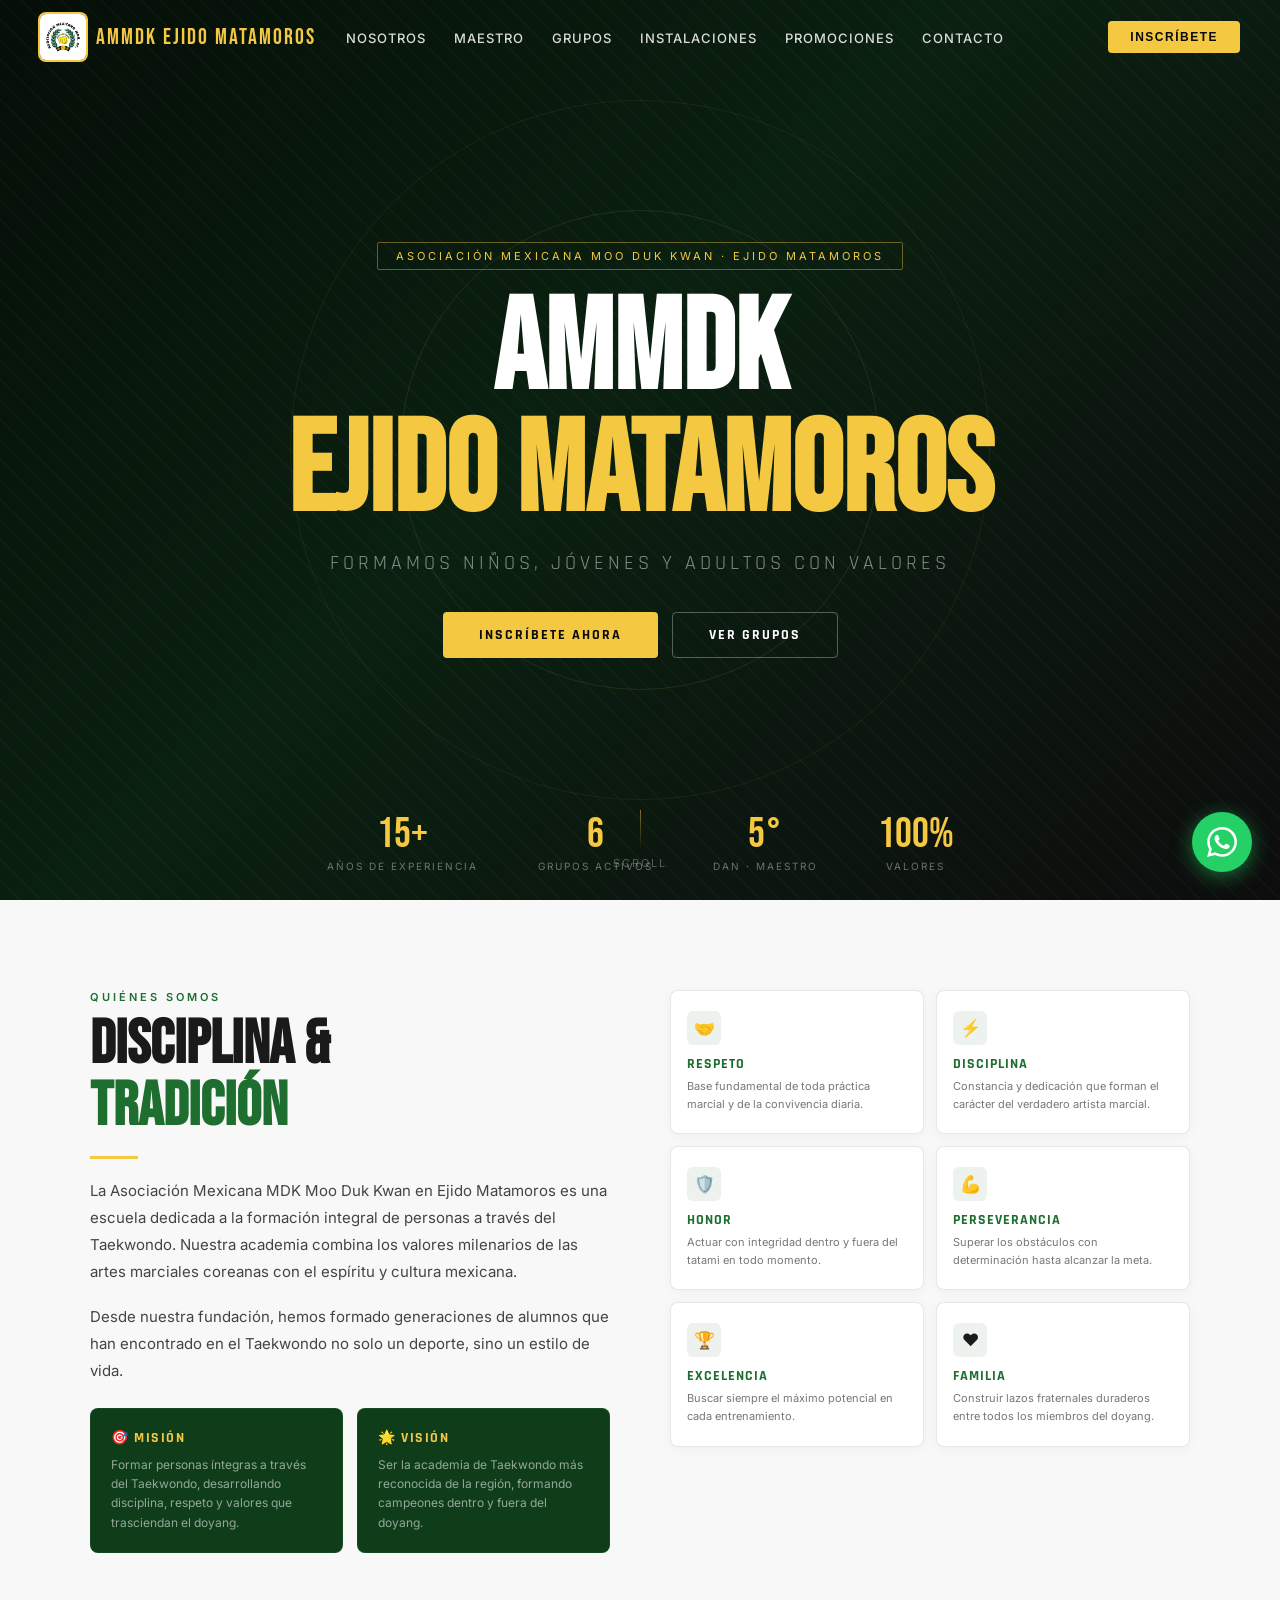
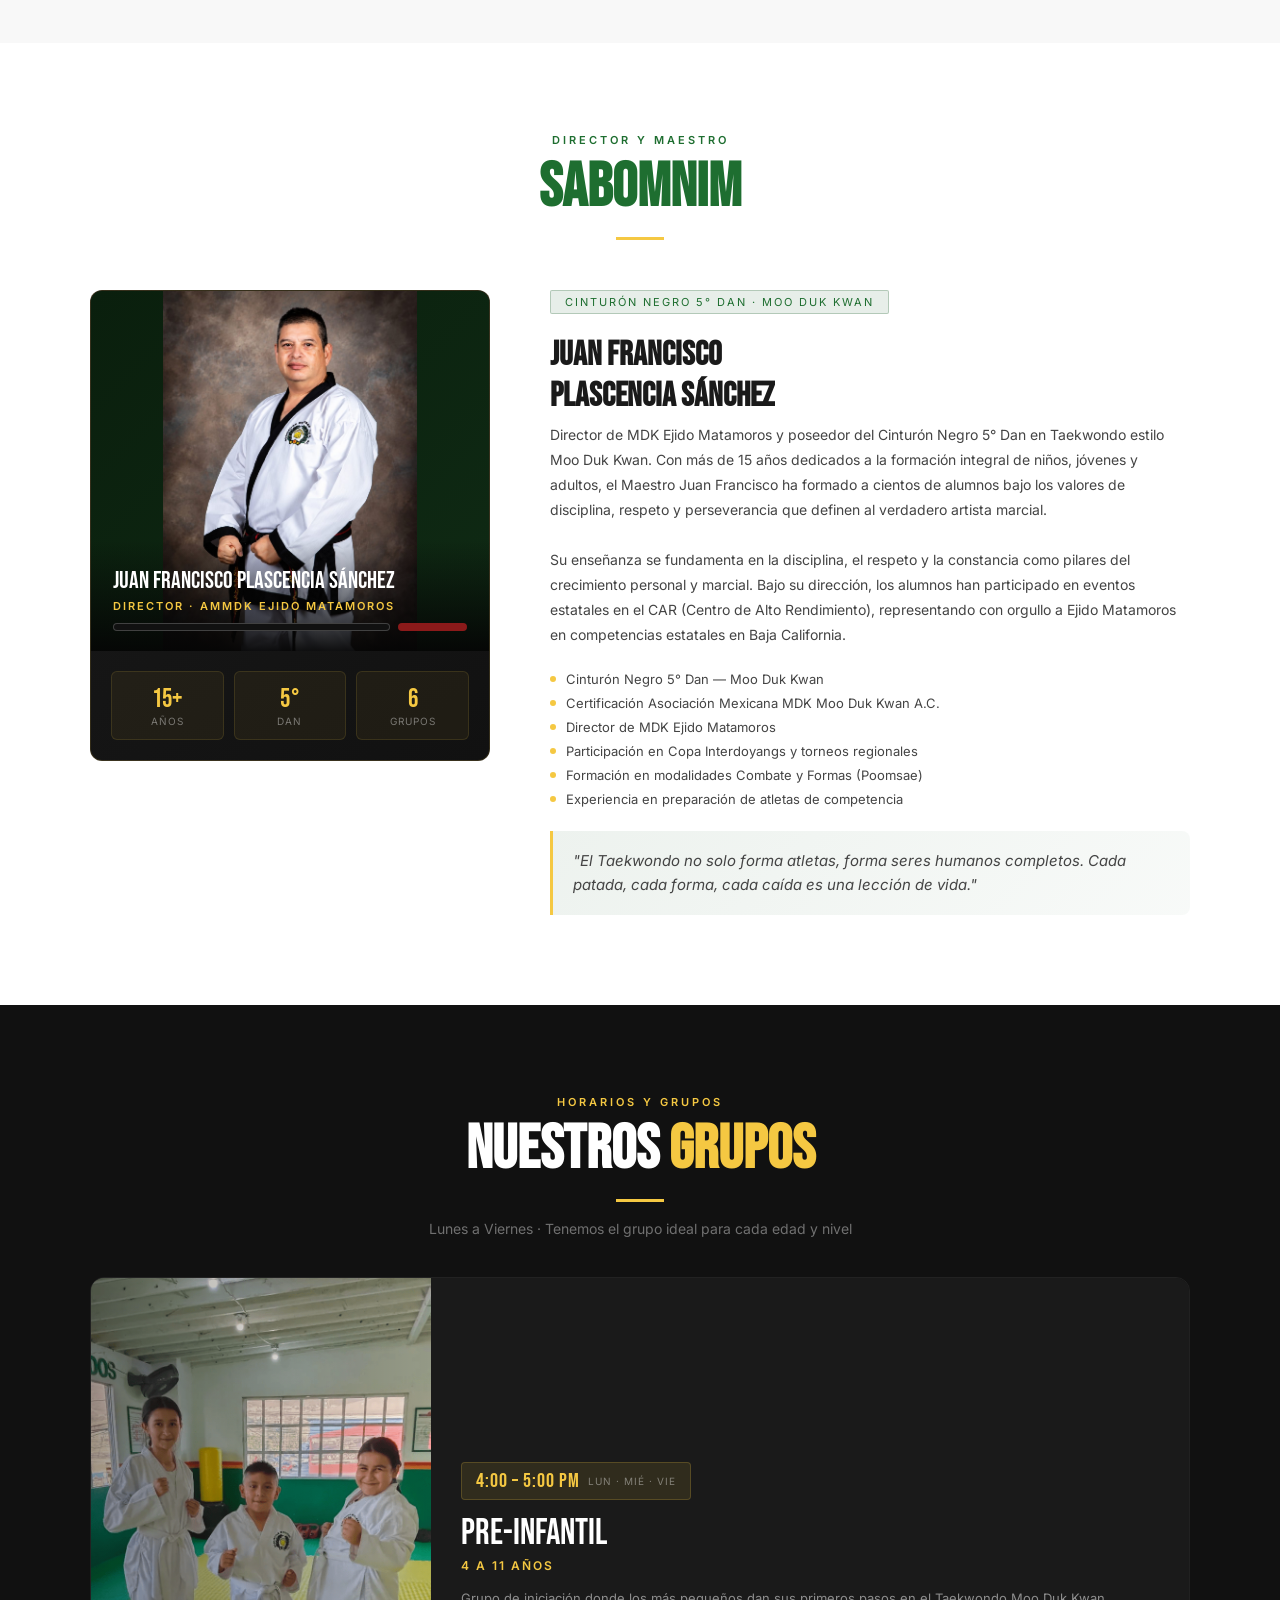
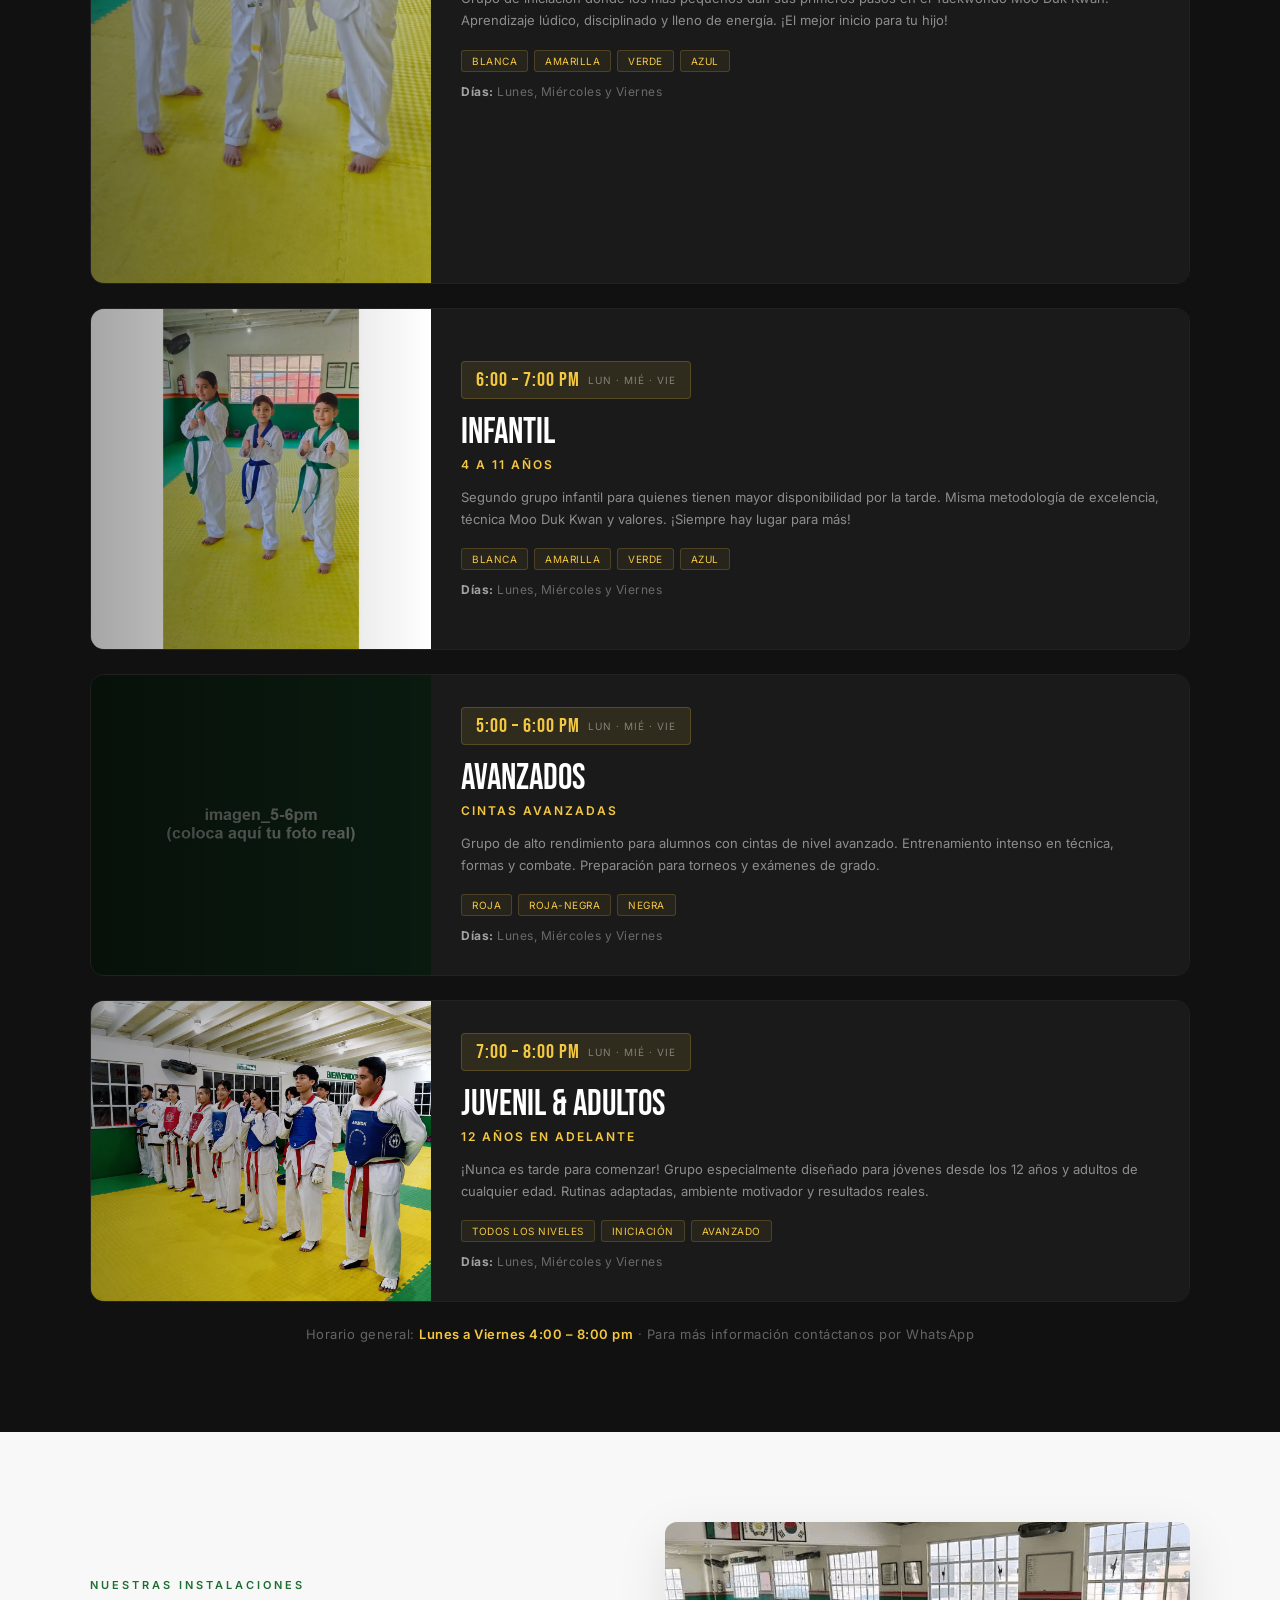
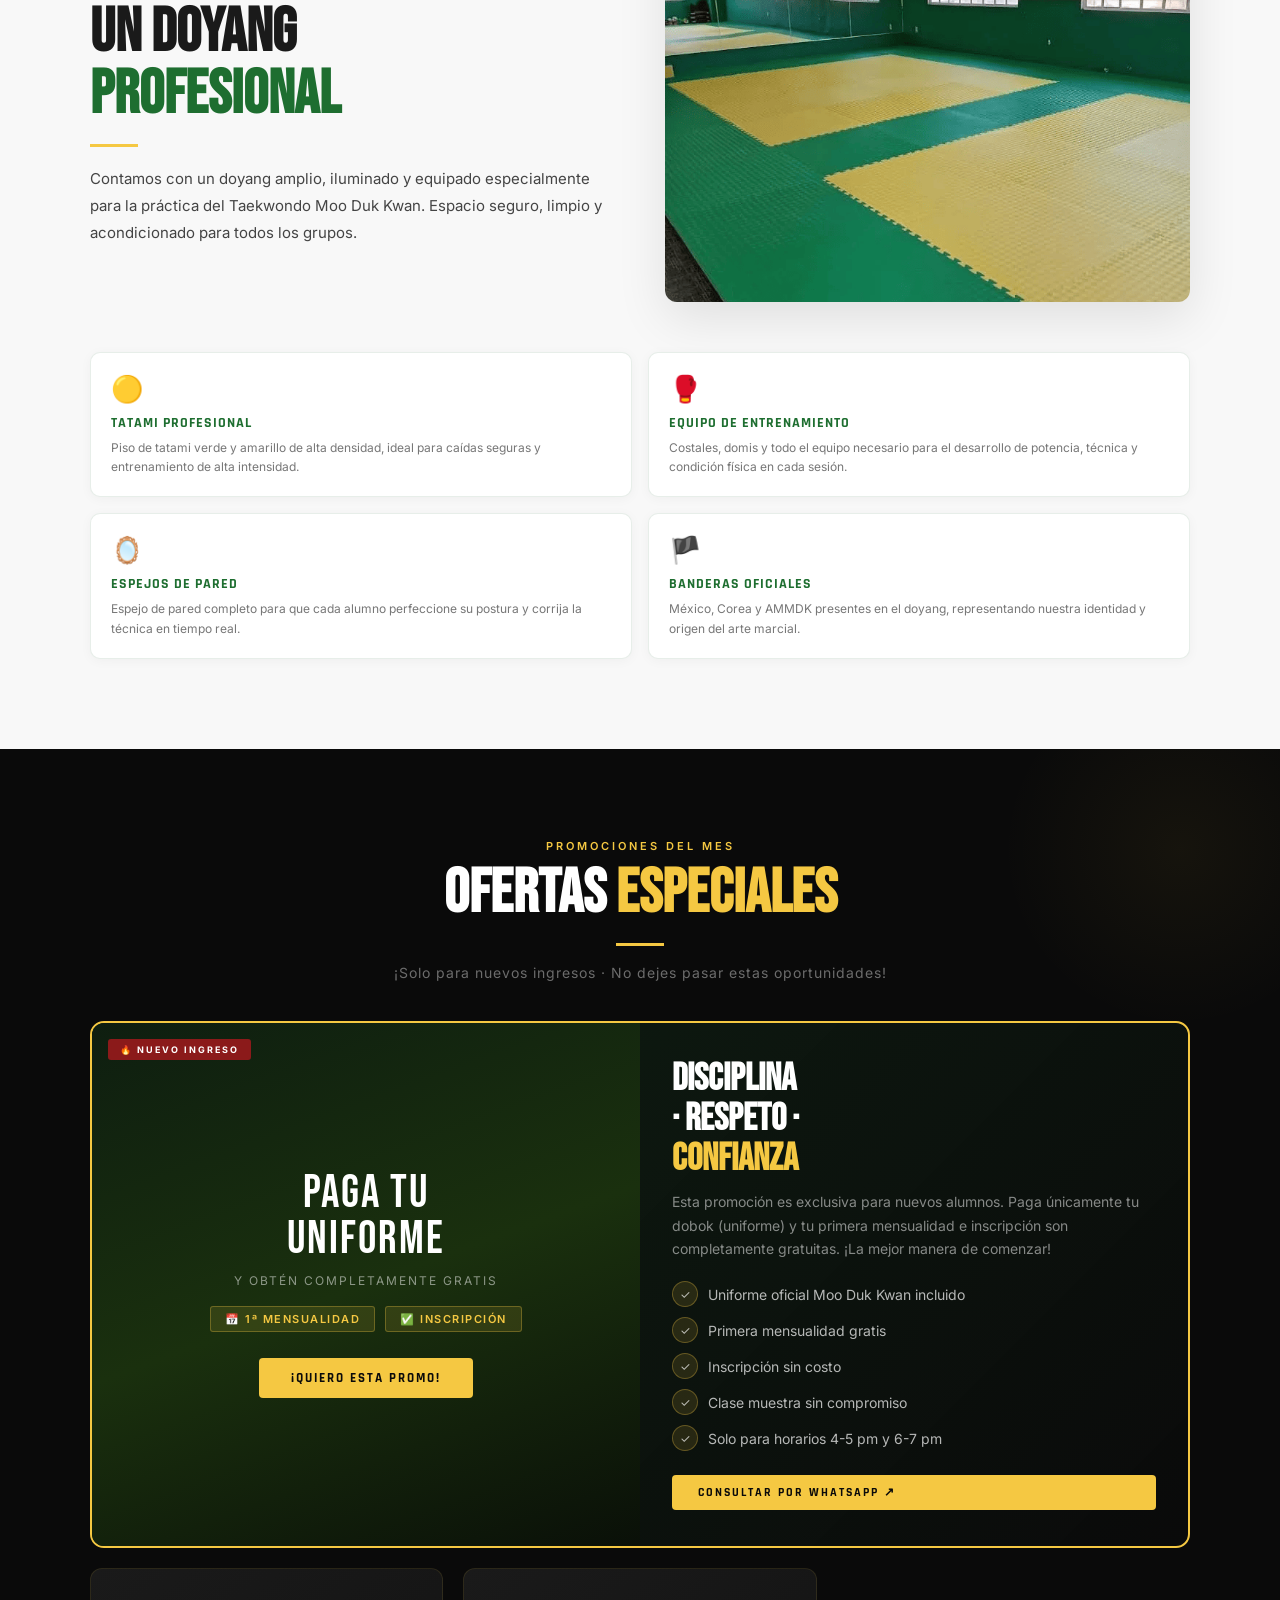
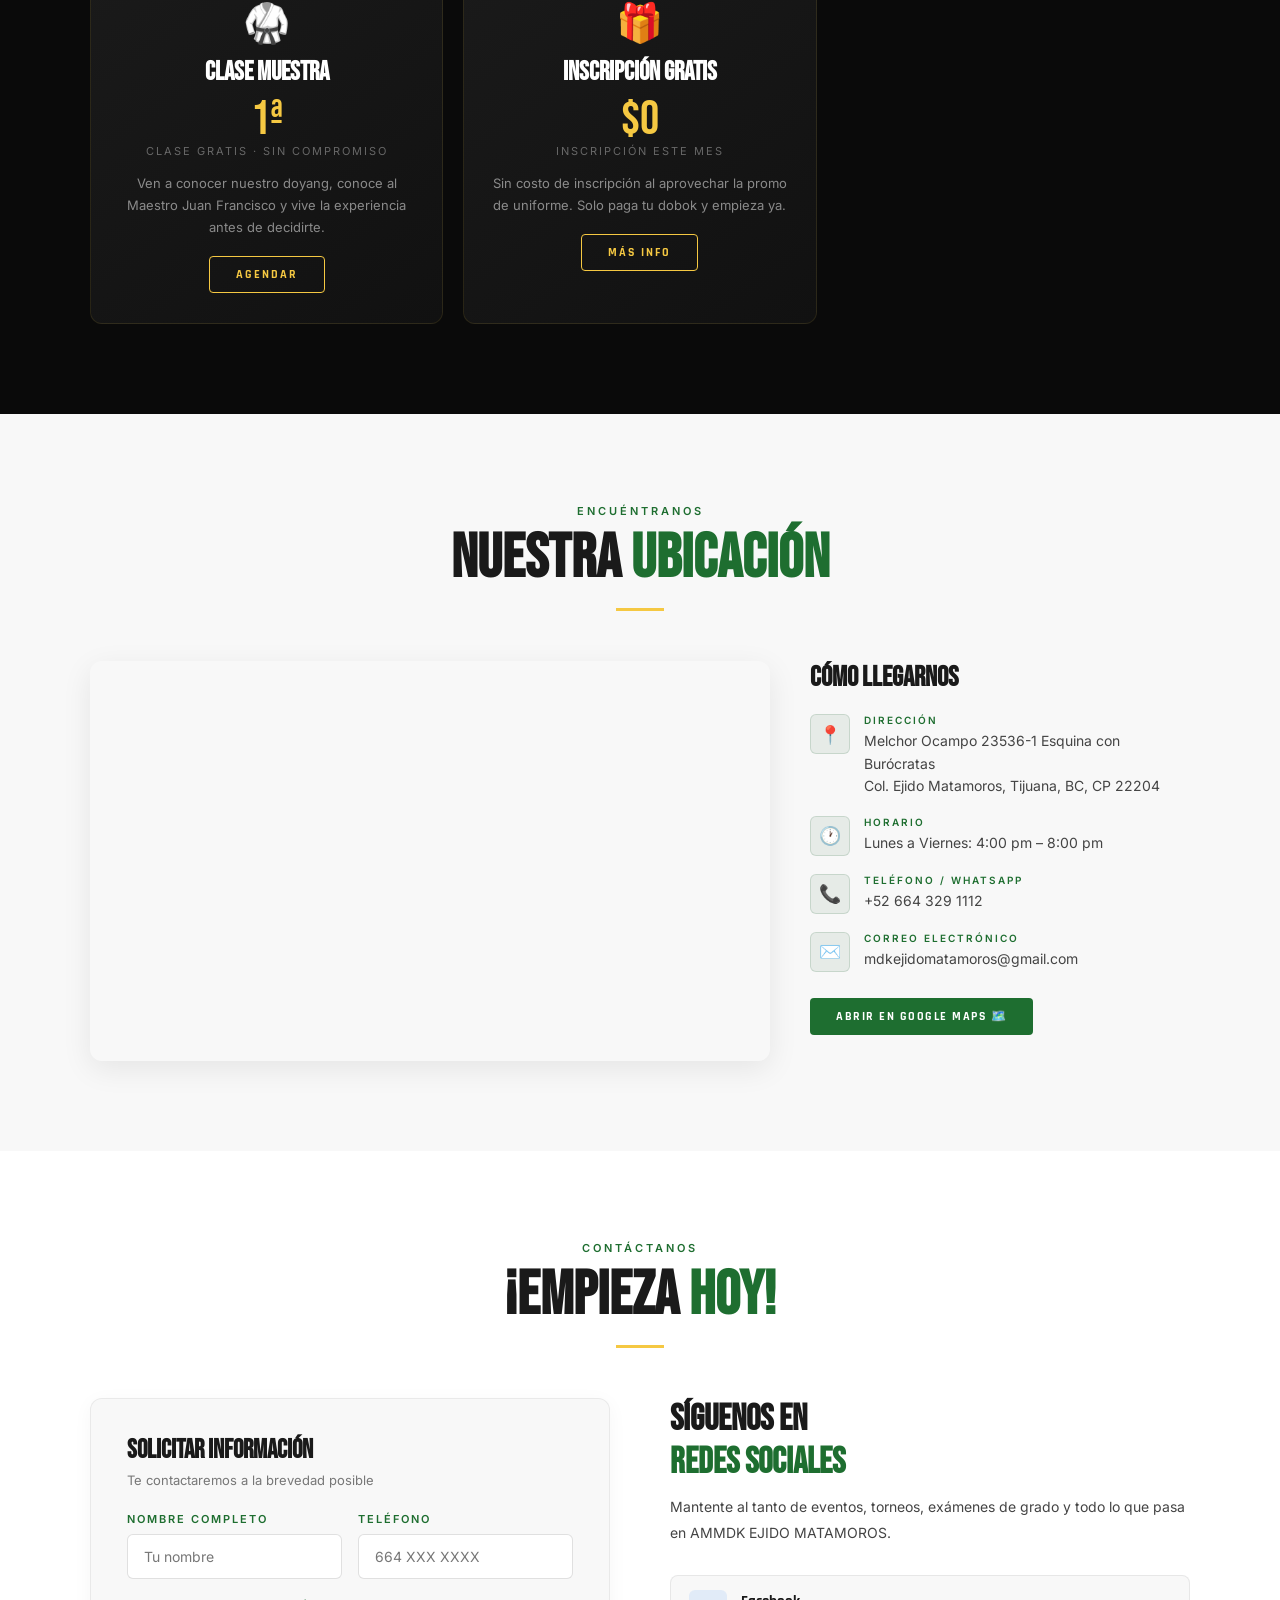
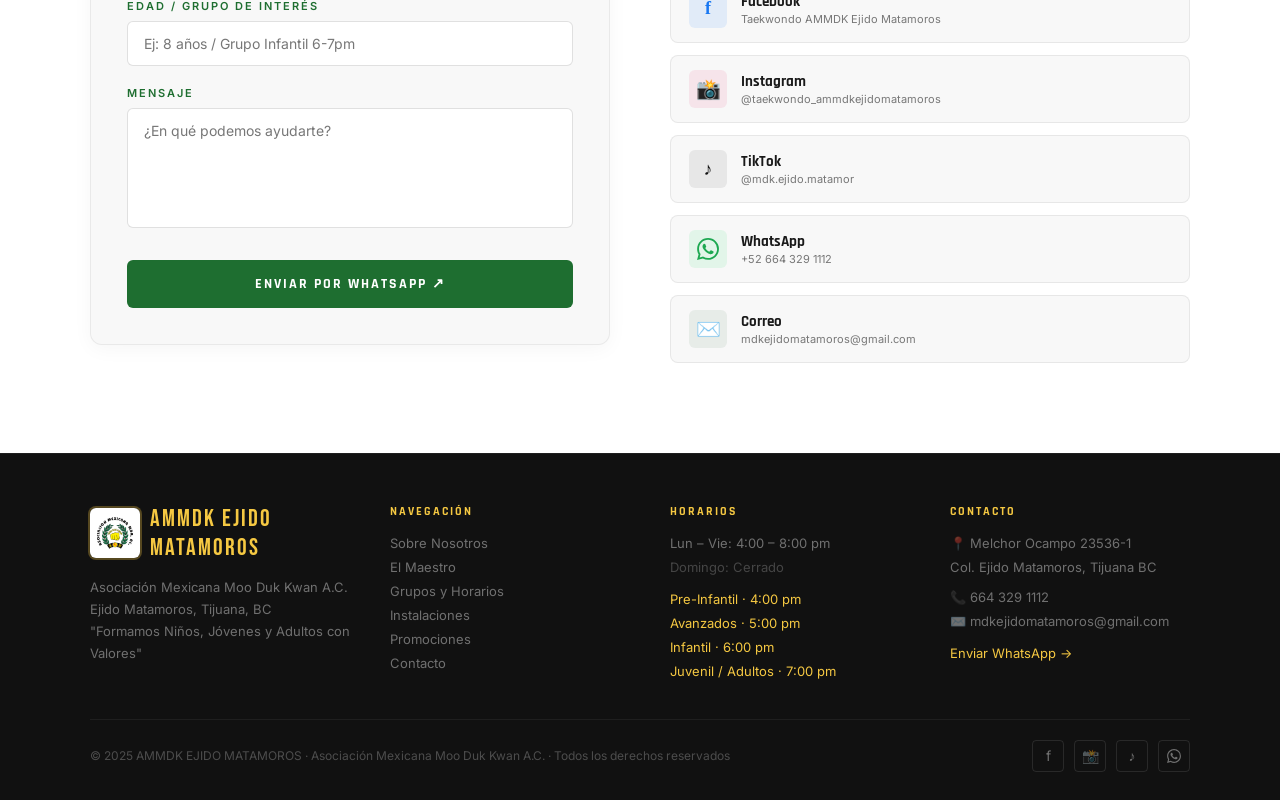
<file: index.html>
﻿<!DOCTYPE html>
<html lang="es">
<head>
<meta charset="UTF-8">
<meta name="viewport" content="width=device-width, initial-scale=1.0">
<title>AMMDK EJIDO MATAMOROS - Asociación Mexicana Moo Duk Kwan · Ejido Matamoros</title>
<meta name="description" content="AMMDK EJIDO MATAMOROS - Escuela de Taekwondo Moo Duk Kwan en Tijuana. Formamos niños, jóvenes y adultos con disciplina, respeto y valores en un entorno seguro.">
<meta name="keywords" content="taekwondo, artes marciales, entrenamiento, disciplina, entorno seguro, escuela, gym, mdk, moo duk kwan, tijuana, niños, jóvenes, adultos, ejido matamoros">

<meta name="application-name" content="AMMDK EJIDO MATAMOROS">
<meta property="og:site_name" content="AMMDK EJIDO MATAMOROS">
<meta property="og:title" content="AMMDK EJIDO MATAMOROS">
<meta name="twitter:title" content="AMMDK EJIDO MATAMOROS">

<link rel="icon" type="image/png" href="Imagen_AMMDK_OFICIAL.jpg">

<script type="application/ld+json">
{
 "@context": "https://schema.org",
 "@type": "SportsOrganization",
 "name": "AMMDK EJIDO MATAMOROS",
 "url": "https://taekwondo-ejido-matamoros.netlify.app",
 "logo": "https://taekwondo-ejido-matamoros.netlify.app/Imagen_AMMDK_OFICIAL.jpg"
}
</script>  
  
<link rel="preconnect" href="https://fonts.googleapis.com">
<link href="https://fonts.googleapis.com/css2?family=Bebas+Neue&family=Rajdhani:wght@400;500;600;700&family=Inter:wght@300;400;500;600&display=swap" rel="stylesheet">
<style>
*{margin:0;padding:0;box-sizing:border-box}
:root{
  --gold:#F5C842;--gold2:#E8B830;
  --green:#1A5C2A;--green2:#0F3D1A;--green3:#1e6e30;
  --red:#8B1A1A;
  --dark:#0A0A0A;--dark2:#111;--dark3:#1A1A1A;
  --white:#fff;--off:#F8F8F8;
  --txt:#1a1a1a;--txt2:#444;--txt3:#777;
}
html{scroll-behavior:smooth}
body{font-family:'Inter',sans-serif;background:#fff;color:var(--txt);overflow-x:hidden}

/* NAV */
nav{position:fixed;top:0;left:0;width:100%;z-index:1000;padding:14px 40px;display:flex;align-items:center;justify-content:flex-start;gap:30px;transition:all .4s;background:transparent}
nav.scrolled{background:rgba(10,10,10,.97);backdrop-filter:blur(12px);border-bottom:1px solid rgba(245,200,66,.15)}
.nav-logo{display:flex;align-items:center;gap:10px}
.nav-logo span{font-family:'Bebas Neue',sans-serif;font-size:22px;color:var(--gold);letter-spacing:2px}
.nav-links{display:flex;gap:28px;list-style:none}
.nav-links a{color:rgba(255,255,255,.85);text-decoration:none;font-size:13px;font-weight:500;letter-spacing:1px;text-transform:uppercase;transition:color .3s;position:relative}
.nav-links a::after{content:'';position:absolute;bottom:-4px;left:0;width:0;height:1.5px;background:var(--gold);transition:width .3s}
.nav-links a:hover{color:var(--gold)}
.nav-links a:hover::after{width:100%}
.nav-cta{background:var(--gold);color:var(--dark);font-weight:700;padding:9px 22px;border:none;border-radius:4px;cursor:pointer;font-size:12px;letter-spacing:1.5px;text-transform:uppercase;transition:all .3s;margin-left:auto}
.nav-cta:hover{background:var(--gold2);transform:translateY(-1px)}
.hamburger{display:none;flex-direction:column;gap:5px;cursor:pointer;background:none;border:none}
.hamburger span{width:24px;height:2px;background:#fff;transition:all .3s}

/* HERO */
#hero{height:100vh;min-height:600px;position:relative;display:flex;align-items:center;justify-content:center;overflow:hidden}
.hero-bg{position:absolute;inset:0;background:linear-gradient(135deg,#050e07 0%,#0a2010 45%,#0d0d0d 100%)}
.hero-pattern{position:absolute;inset:0;opacity:.03;background-image:repeating-linear-gradient(45deg,#fff 0,#fff 1px,transparent 0,transparent 50%);background-size:20px 20px}
.hero-circle{position:absolute;width:700px;height:700px;border-radius:50%;border:1px solid rgba(245,200,66,.07);top:50%;left:50%;transform:translate(-50%,-50%);animation:pulse 4s ease-in-out infinite}
.hero-circle2{position:absolute;width:480px;height:480px;border-radius:50%;border:1px solid rgba(245,200,66,.11);top:50%;left:50%;transform:translate(-50%,-50%);animation:pulse 4s ease-in-out infinite .5s}
@keyframes pulse{0%,100%{transform:translate(-50%,-50%) scale(1);opacity:.5}50%{transform:translate(-50%,-50%) scale(1.04);opacity:1}}
.hero-content{position:relative;z-index:2;text-align:center;padding:0 20px}
.hero-badge{display:inline-block;border:1px solid rgba(245,200,66,.4);color:var(--gold);font-size:11px;letter-spacing:3px;text-transform:uppercase;padding:6px 18px;border-radius:2px;margin-bottom:20px;animation:fadeUp .8s .2s both}
.hero-title{font-family:'Bebas Neue',sans-serif;font-size:clamp(64px,10vw,130px);line-height:.95;color:#fff;animation:fadeUp .8s .4s both}
.hero-title span{color:var(--gold)}
.hero-sub{font-family:'Rajdhani',sans-serif;font-size:clamp(15px,2.2vw,20px);color:rgba(255,255,255,.5);letter-spacing:4px;text-transform:uppercase;margin:16px 0 36px;animation:fadeUp .8s .6s both}
.hero-btns{display:flex;gap:14px;justify-content:center;flex-wrap:wrap;animation:fadeUp .8s .8s both}
.btn-primary{background:var(--gold);color:var(--dark);font-family:'Rajdhani',sans-serif;font-weight:700;font-size:14px;letter-spacing:2px;text-transform:uppercase;padding:14px 36px;border:none;border-radius:4px;cursor:pointer;transition:all .3s;text-decoration:none;display:inline-block}
.btn-primary:hover{background:var(--gold2);transform:translateY(-2px);box-shadow:0 8px 30px rgba(245,200,66,.3)}
.btn-secondary{background:transparent;color:#fff;font-family:'Rajdhani',sans-serif;font-weight:700;font-size:14px;letter-spacing:2px;text-transform:uppercase;padding:13px 36px;border:1.5px solid rgba(255,255,255,.3);border-radius:4px;cursor:pointer;transition:all .3s;text-decoration:none;display:inline-block}
.btn-secondary:hover{border-color:var(--gold);color:var(--gold);transform:translateY(-2px)}
.hero-scroll{position:absolute;bottom:30px;left:50%;transform:translateX(-50%);display:flex;flex-direction:column;align-items:center;gap:6px;color:rgba(255,255,255,.3);font-size:11px;letter-spacing:2px;text-transform:uppercase;animation:bounce 2s infinite}
.hero-scroll-line{width:1px;height:40px;background:linear-gradient(to bottom,rgba(245,200,66,.5),transparent)}
@keyframes fadeUp{from{opacity:0;transform:translateY(24px)}to{opacity:1;transform:translateY(0)}}
@keyframes bounce{0%,100%{transform:translateX(-50%) translateY(0)}50%{transform:translateX(-50%) translateY(-8px)}}
.hero-stats{position:absolute;bottom:28px;left:0;right:0;display:flex;justify-content:center;gap:60px;animation:fadeUp .8s 1s both}
.hero-stat{text-align:center}
.hero-stat-num{font-family:'Bebas Neue',sans-serif;font-size:42px;color:var(--gold);line-height:1}
.hero-stat-label{font-size:10px;letter-spacing:2px;text-transform:uppercase;color:rgba(255,255,255,.4);margin-top:4px}

/* SECTIONS */
section{padding:90px 40px}
.section-tag{font-size:11px;letter-spacing:3px;text-transform:uppercase;color:var(--green3);margin-bottom:10px;font-weight:600}
.section-title{font-family:'Bebas Neue',sans-serif;font-size:clamp(36px,5.5vw,62px);line-height:1;color:var(--txt);margin-bottom:16px}
.section-title span{color:var(--green3)}
.section-title.light{color:#fff}
.section-title.light span{color:var(--gold)}
.divider{width:48px;height:3px;background:var(--gold);margin:18px 0}
.divider.center{margin:18px auto}

/* SOBRE */
#sobre{background:var(--off)}
.sobre-grid{display:grid;grid-template-columns:1fr 1fr;gap:60px;align-items:start;max-width:1100px;margin:0 auto}
.sobre-text{color:var(--txt2);font-size:15px;line-height:1.8;margin-bottom:18px}
.mision-vision{display:grid;grid-template-columns:1fr 1fr;gap:14px;margin-top:24px}
.mv-card{background:var(--green2);border:1px solid rgba(26,92,42,.4);border-radius:8px;padding:20px}
.mv-card h4{font-family:'Rajdhani',sans-serif;font-size:14px;font-weight:700;color:var(--gold);letter-spacing:1.5px;text-transform:uppercase;margin-bottom:8px}
.mv-card p{font-size:12px;color:rgba(255,255,255,.55);line-height:1.6}
.sobre-right{display:grid;grid-template-columns:1fr 1fr;gap:12px}
.valor-card{background:#fff;border:1px solid rgba(26,92,42,.12);border-radius:8px;padding:20px 16px;transition:all .3s;box-shadow:0 2px 12px rgba(0,0,0,.04)}
.valor-card:hover{border-color:var(--green3);transform:translateY(-3px);box-shadow:0 8px 24px rgba(26,92,42,.1)}
.valor-icon{width:34px;height:34px;background:rgba(26,92,42,.08);border-radius:6px;display:flex;align-items:center;justify-content:center;margin-bottom:10px;font-size:17px}
.valor-name{font-family:'Rajdhani',sans-serif;font-size:14px;font-weight:700;color:var(--green3);text-transform:uppercase;letter-spacing:1px;margin-bottom:5px}
.valor-desc{font-size:11px;color:var(--txt3);line-height:1.6}

/* MAESTRO */
#maestro{background:#fff}
.maestro-inner{max-width:1100px;margin:0 auto;display:grid;grid-template-columns:400px 1fr;gap:60px;align-items:start}
.maestro-card{background:linear-gradient(145deg,var(--dark3),var(--dark2));border:1px solid rgba(245,200,66,.15);border-radius:12px;overflow:hidden}
.maestro-photo{width:100%;height:360px;position:relative;overflow:hidden}
.maestro-photo-bg{width:100%;height:100%;background:linear-gradient(135deg,#0a1f0d,#0f2a14);display:flex;align-items:center;justify-content:center}
.maestro-silhouette{width:100%;height:100%;display:flex;align-items:flex-end;justify-content:center;padding-bottom:0}
.maestro-silhouette svg{height:320px;width:auto}
.maestro-photo-overlay{position:absolute;bottom:0;left:0;right:0;background:linear-gradient(to top,rgba(5,5,5,.95),transparent);padding:28px 22px 20px}
.maestro-photo-name{font-family:'Bebas Neue',sans-serif;font-size:24px;color:#fff;line-height:1.1}
.maestro-photo-grade{font-size:11px;color:var(--gold);letter-spacing:2px;text-transform:uppercase;font-weight:600;margin-top:4px}
.maestro-belt{display:flex;align-items:center;gap:8px;margin-top:10px}
.belt-strip{height:8px;border-radius:4px;flex:1}
.belt-black{background:#111;border:1px solid rgba(255,255,255,.2)}
.belt-red{background:var(--red)}
.maestro-info{padding:20px}
.maestro-stat-row{display:grid;grid-template-columns:1fr 1fr 1fr;gap:10px}
.maestro-stat{background:rgba(245,200,66,.06);border:1px solid rgba(245,200,66,.12);border-radius:6px;padding:12px 14px;text-align:center}
.maestro-stat-n{font-family:'Bebas Neue',sans-serif;font-size:26px;color:var(--gold)}
.maestro-stat-l{font-size:10px;color:rgba(255,255,255,.4);text-transform:uppercase;letter-spacing:1px}
.maestro-detail .grade-badge{display:inline-block;background:rgba(26,92,42,.1);border:1px solid rgba(26,92,42,.25);color:var(--green3);font-size:11px;letter-spacing:2px;text-transform:uppercase;padding:4px 14px;border-radius:2px;margin-bottom:20px}
.maestro-detail h3{font-family:'Bebas Neue',sans-serif;font-size:34px;color:var(--txt);margin-bottom:6px}
.maestro-bio{color:var(--txt2);font-size:14px;line-height:1.8;margin-bottom:24px}
.certs-list{display:flex;flex-direction:column;gap:8px;margin-bottom:24px}
.cert-item{display:flex;align-items:center;gap:10px;font-size:13px;color:var(--txt2)}
.cert-dot{width:6px;height:6px;background:var(--gold);border-radius:50%;flex-shrink:0}
.quote-box{background:linear-gradient(135deg,rgba(26,92,42,.08),rgba(26,92,42,.03));border-left:3px solid var(--gold);border-radius:0 8px 8px 0;padding:18px 20px;font-style:italic;font-size:15px;color:var(--txt2);line-height:1.6}

/* GRUPOS — vertical cards con foto */
#grupos{background:var(--dark2)}
.grupos-inner{max-width:1100px;margin:0 auto}
.grupos-stack{display:flex;flex-direction:column;gap:24px;margin-top:40px}
.grupo-row{display:grid;grid-template-columns:340px 1fr;border-radius:14px;overflow:hidden;border:1px solid rgba(255,255,255,.07);transition:all .3s}
.grupo-row:hover{border-color:rgba(245,200,66,.3);box-shadow:0 16px 40px rgba(0,0,0,.4)}
.grupo-row.reverse{grid-template-columns:1fr 340px}
.grupo-foto{position:relative;overflow:hidden;min-height:260px}
.grupo-foto img{width:100%;height:100%;object-fit:cover;object-position:center top;transition:transform .5s ease;display:block}
.grupo-foto:hover img{transform:scale(1.04)}
.grupo-foto-overlay{position:absolute;inset:0;background:linear-gradient(to right,rgba(0,0,0,.35),transparent)}
.grupo-row.reverse .grupo-foto-overlay{background:linear-gradient(to left,rgba(0,0,0,.35),transparent)}
.grupo-info{background:var(--dark3);padding:32px 30px;display:flex;flex-direction:column;justify-content:center}
.grupo-horario-badge{display:inline-flex;align-items:center;gap:8px;background:rgba(245,200,66,.1);border:1px solid rgba(245,200,66,.2);border-radius:4px;padding:6px 14px;margin-bottom:16px;width:fit-content}
.grupo-horario-badge span{font-family:'Bebas Neue',sans-serif;font-size:20px;color:var(--gold);letter-spacing:1px}
.grupo-horario-badge small{font-size:10px;color:rgba(255,255,255,.4);text-transform:uppercase;letter-spacing:1px}
.grupo-name{font-family:'Bebas Neue',sans-serif;font-size:36px;color:#fff;line-height:1;margin-bottom:6px}
.grupo-ages{font-size:12px;color:var(--gold);letter-spacing:2px;text-transform:uppercase;font-weight:600;margin-bottom:14px}
.grupo-desc{font-size:13px;color:rgba(255,255,255,.5);line-height:1.7;margin-bottom:18px}
.grupo-cintas{display:flex;gap:6px;flex-wrap:wrap}
.cinta-badge{font-size:10px;background:rgba(245,200,66,.06);border:1px solid rgba(245,200,66,.18);color:var(--gold);padding:4px 10px;border-radius:3px;letter-spacing:.5px;text-transform:uppercase}
.grupo-dias{font-size:12px;color:rgba(255,255,255,.35);margin-top:12px;letter-spacing:.5px}
.grupo-dias strong{color:rgba(255,255,255,.6)}

/* INSTALACIONES */
#instalaciones{background:var(--off)}
.inst-inner{max-width:1100px;margin:0 auto}
.inst-top{display:grid;grid-template-columns:1fr 1fr;gap:50px;align-items:center;margin-bottom:50px}
.inst-img-wrap{border-radius:12px;overflow:hidden;height:380px;box-shadow:0 16px 50px rgba(0,0,0,.1)}
.inst-img-wrap img{width:100%;height:100%;object-fit:cover}
.inst-features{display:grid;grid-template-columns:1fr 1fr;gap:16px;margin-top:32px}
.inst-feature-card{background:#fff;border:1px solid rgba(26,92,42,.1);border-radius:10px;padding:20px;transition:all .3s;box-shadow:0 2px 12px rgba(0,0,0,.04)}
.inst-feature-card:hover{border-color:var(--green3);transform:translateY(-3px)}
.inst-feat-icon{font-size:26px;margin-bottom:10px}
.inst-feat-name{font-family:'Rajdhani',sans-serif;font-size:14px;font-weight:700;color:var(--green3);text-transform:uppercase;letter-spacing:1px;margin-bottom:6px}
.inst-feat-desc{font-size:12px;color:var(--txt3);line-height:1.6}

/* PROMOS */
#promos{background:var(--dark);position:relative;overflow:hidden}
#promos::before{content:'';position:absolute;top:-80px;right:-80px;width:360px;height:360px;border-radius:50%;background:radial-gradient(circle,rgba(245,200,66,.05) 0%,transparent 70%)}
.promos-inner{max-width:1100px;margin:0 auto}
.promos-grid{display:grid;grid-template-columns:1fr 1fr 1fr;gap:20px;margin-top:40px}

/* promo uniforme — destacada */
.promo-uniforme{grid-column:1/-1;background:linear-gradient(135deg,rgba(26,92,42,.25),rgba(10,10,10,.9));border:2px solid var(--gold);border-radius:14px;overflow:hidden;display:grid;grid-template-columns:1fr 1fr;gap:0}
.promo-unif-img{position:relative;min-height:320px;overflow:hidden}
.promo-unif-img-inner{width:100%;height:100%;background:linear-gradient(135deg,#0a1a0c,#1a3020);display:flex;align-items:center;justify-content:center}
/* real poster feel */
.promo-unif-poster{width:100%;height:100%;padding:32px;display:flex;flex-direction:column;align-items:center;justify-content:center;gap:10px;text-align:center;background:linear-gradient(160deg,#0e1e10 0%,#1a300e 50%,#0a1008 100%)}
.promo-unif-poster .pu-title{font-family:'Bebas Neue',sans-serif;font-size:clamp(28px,4vw,46px);color:#fff;line-height:1;letter-spacing:2px}
.promo-unif-poster .pu-sub{font-size:12px;color:rgba(255,255,255,.5);letter-spacing:2px;text-transform:uppercase}
.promo-unif-poster .pu-disc{font-family:'Bebas Neue',sans-serif;font-size:clamp(20px,3vw,32px);color:var(--gold);letter-spacing:1px}
.promo-unif-poster .pu-items{display:flex;gap:10px;flex-wrap:wrap;justify-content:center;margin-top:8px}
.promo-unif-poster .pu-item{background:rgba(245,200,66,.12);border:1px solid rgba(245,200,66,.3);color:var(--gold);font-size:11px;letter-spacing:1.5px;text-transform:uppercase;padding:5px 14px;border-radius:3px;font-weight:600}
.promo-unif-poster .pu-cta{margin-top:16px;background:var(--gold);color:var(--dark);font-family:'Rajdhani',sans-serif;font-weight:700;font-size:13px;letter-spacing:2px;text-transform:uppercase;padding:12px 32px;border-radius:4px;text-decoration:none;transition:all .3s;display:inline-block}
.promo-unif-poster .pu-cta:hover{background:var(--gold2);transform:translateY(-1px)}
.promo-unif-side{display:flex;flex-direction:column;justify-content:center;padding:36px 32px}
.promo-unif-side h3{font-family:'Bebas Neue',sans-serif;font-size:clamp(28px,3vw,42px);color:#fff;line-height:1.05;margin-bottom:10px}
.promo-unif-side h3 span{color:var(--gold)}
.promo-unif-side p{font-size:14px;color:rgba(255,255,255,.5);line-height:1.7;margin-bottom:20px}
.promo-checks{display:flex;flex-direction:column;gap:10px;margin-bottom:24px}
.promo-check{display:flex;align-items:center;gap:10px;font-size:14px;color:rgba(255,255,255,.7)}
.promo-check-icon{width:26px;height:26px;background:rgba(245,200,66,.12);border:1px solid rgba(245,200,66,.3);border-radius:50%;display:flex;align-items:center;justify-content:center;font-size:12px;flex-shrink:0}
.promo-badge-top{position:absolute;top:16px;left:16px;background:var(--red);color:#fff;font-size:9px;font-weight:700;letter-spacing:1.5px;text-transform:uppercase;padding:5px 12px;border-radius:3px}

.promo-card{background:linear-gradient(145deg,var(--dark3),var(--dark2));border:1px solid rgba(245,200,66,.1);border-radius:12px;padding:30px 24px;text-align:center;transition:all .35s;position:relative;overflow:hidden}
.promo-card.featured{border-color:var(--gold)}
.promo-badge{position:absolute;top:14px;right:14px;background:var(--gold);color:var(--dark);font-size:9px;font-weight:700;letter-spacing:1.5px;text-transform:uppercase;padding:4px 10px;border-radius:2px}
.promo-icon{font-size:38px;margin-bottom:12px;display:block}
.promo-card h3{font-family:'Bebas Neue',sans-serif;font-size:26px;color:#fff;margin-bottom:8px}
.promo-price{font-family:'Bebas Neue',sans-serif;font-size:48px;color:var(--gold);line-height:1}
.promo-price-label{font-size:11px;color:rgba(255,255,255,.35);letter-spacing:2px;text-transform:uppercase;margin-bottom:14px}
.promo-card p{font-size:13px;color:rgba(255,255,255,.5);line-height:1.7;margin-bottom:18px}
.promo-card:hover{transform:translateY(-6px);box-shadow:0 24px 50px rgba(0,0,0,.5)}
.promo-btn{display:inline-block;background:var(--gold);color:var(--dark);font-family:'Rajdhani',sans-serif;font-weight:700;font-size:12px;letter-spacing:2px;text-transform:uppercase;padding:10px 26px;border-radius:4px;cursor:pointer;border:none;transition:all .3s;text-decoration:none}
.promo-btn:hover{background:var(--gold2)}
.promo-btn.outline{background:transparent;border:1.5px solid var(--gold);color:var(--gold)}
.promo-btn.outline:hover{background:var(--gold);color:var(--dark)}

/* UBICACION */
#ubicacion{background:var(--off)}
.ubicacion-inner{max-width:1100px;margin:0 auto;display:grid;grid-template-columns:1fr 380px;gap:40px;align-items:start}
.map-container{border-radius:12px;overflow:hidden;height:400px;box-shadow:0 8px 30px rgba(0,0,0,.08)}
.map-container iframe{width:100%;height:100%;border:none}
.map-fallback{width:100%;height:100%;background:linear-gradient(135deg,#e8f5ed,#d0ead8);display:flex;flex-direction:column;align-items:center;justify-content:center;gap:12px}
.map-cta{background:var(--green3);color:#fff;font-family:'Rajdhani',sans-serif;font-weight:700;font-size:12px;letter-spacing:1.5px;text-transform:uppercase;padding:11px 26px;border-radius:4px;cursor:pointer;border:none;transition:all .3s;text-decoration:none;display:inline-block}
.map-cta:hover{background:var(--green)}
.ubicacion-info h3{font-family:'Bebas Neue',sans-serif;font-size:28px;color:var(--txt);margin-bottom:20px}
.info-item{display:flex;gap:14px;margin-bottom:18px;align-items:flex-start}
.info-icon{width:40px;height:40px;background:rgba(26,92,42,.08);border:1px solid rgba(26,92,42,.15);border-radius:6px;display:flex;align-items:center;justify-content:center;font-size:18px;flex-shrink:0}
.info-label{font-size:10px;color:var(--green3);letter-spacing:2px;text-transform:uppercase;font-weight:600;margin-bottom:4px}
.info-value{font-size:14px;color:var(--txt2);line-height:1.6}

/* CONTACTO */
#contacto{background:#fff}
.contacto-inner{max-width:1100px;margin:0 auto;display:grid;grid-template-columns:1fr 1fr;gap:60px;align-items:start}
.contact-form{background:var(--off);border:1px solid rgba(0,0,0,.06);border-radius:12px;padding:36px;box-shadow:0 4px 20px rgba(0,0,0,.04)}
.form-group{margin-bottom:20px}
.form-label{display:block;font-size:11px;color:var(--green3);letter-spacing:2px;text-transform:uppercase;font-weight:600;margin-bottom:8px}
.form-input{width:100%;background:#fff;border:1px solid rgba(0,0,0,.12);border-radius:6px;padding:13px 16px;color:var(--txt);font-size:14px;font-family:'Inter',sans-serif;transition:all .3s;outline:none}
.form-input:focus{border-color:var(--green3);box-shadow:0 0 0 3px rgba(26,92,42,.07)}
.form-input::placeholder{color:var(--txt3)}
.form-grid{display:grid;grid-template-columns:1fr 1fr;gap:16px}
textarea.form-input{resize:none;height:120px}
.submit-btn{width:100%;background:var(--green3);color:#fff;font-family:'Rajdhani',sans-serif;font-weight:700;font-size:14px;letter-spacing:2px;text-transform:uppercase;padding:15px;border:none;border-radius:6px;cursor:pointer;transition:all .3s;margin-top:8px}
.submit-btn:hover{background:var(--green);transform:translateY(-1px)}
.contact-info h3{font-family:'Bebas Neue',sans-serif;font-size:36px;color:var(--txt);margin-bottom:10px}
.contact-info>p{color:var(--txt2);font-size:14px;line-height:1.8;margin-bottom:30px}
.social-links{display:flex;flex-direction:column;gap:12px}
.social-item{display:flex;align-items:center;gap:14px;padding:14px 18px;background:var(--off);border:1px solid rgba(0,0,0,.07);border-radius:8px;text-decoration:none;transition:all .3s}
.social-item:hover{border-color:var(--green3);transform:translateX(4px);box-shadow:0 4px 16px rgba(26,92,42,.08)}
.social-icon{width:38px;height:38px;border-radius:6px;display:flex;align-items:center;justify-content:center;font-size:18px;flex-shrink:0}
.s-fb{background:rgba(24,119,242,.1);color:#1877f2}
.s-ig{background:rgba(225,48,108,.1);color:#e1306c}
.s-tt{background:rgba(0,0,0,.07);color:#111}
.s-wa{background:rgba(37,211,102,.1)}
.s-em{background:rgba(26,92,42,.08);color:var(--green3)}
.social-name{font-family:'Rajdhani',sans-serif;font-weight:700;font-size:15px;color:var(--txt)}
.social-handle{font-size:11px;color:var(--txt3);margin-top:1px}

/* FOOTER */
footer{background:var(--dark2);border-top:1px solid rgba(255,255,255,.06);padding:50px 40px 28px}
.footer-inner{max-width:1100px;margin:0 auto}
.footer-top{display:grid;grid-template-columns:260px 1fr 1fr 1fr;gap:40px;margin-bottom:40px}
.footer-brand p{font-size:13px;color:rgba(255,255,255,.4);line-height:1.7;margin-top:14px}
.footer-col h4{font-family:'Rajdhani',sans-serif;font-size:12px;font-weight:700;color:var(--gold);letter-spacing:2px;text-transform:uppercase;margin-bottom:16px}
.footer-col ul{list-style:none;display:flex;flex-direction:column;gap:8px}
.footer-col ul li a{font-size:13px;color:rgba(255,255,255,.4);text-decoration:none;transition:color .3s}
.footer-col ul li a:hover{color:var(--gold)}
.footer-col ul li{font-size:13px;color:rgba(255,255,255,.4)}
.footer-bottom{border-top:1px solid rgba(255,255,255,.06);padding-top:20px;display:flex;justify-content:space-between;align-items:center;flex-wrap:wrap;gap:12px}
.footer-copy{font-size:12px;color:rgba(255,255,255,.25)}
.footer-social{display:flex;gap:10px}
.footer-social a{width:32px;height:32px;border:1px solid rgba(255,255,255,.1);border-radius:4px;display:flex;align-items:center;justify-content:center;font-size:14px;color:rgba(255,255,255,.4);text-decoration:none;transition:all .3s}
.footer-social a:hover{border-color:var(--gold);color:var(--gold)}
.footer-brand-name{font-family:'Bebas Neue',sans-serif;font-size:24px;color:var(--gold);letter-spacing:2px}
.footer-logo-row{display:flex;align-items:center;gap:10px;margin-bottom:8px}

/* WA FLOAT */
.wa-float{position:fixed;bottom:28px;right:28px;z-index:999;width:60px;height:60px;background:#25d166;border-radius:50%;display:flex;align-items:center;justify-content:center;cursor:pointer;box-shadow:0 4px 20px rgba(37,211,102,.5);text-decoration:none;transition:all .3s;animation:waFloat 3s ease-in-out infinite}
.wa-float:hover{transform:scale(1.1)}
.wa-float svg{width:30px;height:30px;fill:#fff}
.wa-tooltip{position:absolute;right:72px;background:var(--dark3);color:#fff;font-size:12px;font-weight:500;white-space:nowrap;padding:7px 14px;border-radius:6px;opacity:0;pointer-events:none;transition:opacity .3s;border:1px solid rgba(255,255,255,.08)}
.wa-float:hover .wa-tooltip{opacity:1}
@keyframes waFloat{0%,100%{box-shadow:0 4px 20px rgba(37,211,102,.5)}50%{box-shadow:0 8px 36px rgba(37,211,102,.8)}}

/* MOBILE NAV */
.mobile-nav{display:none;position:fixed;top:0;left:0;width:100%;height:100%;background:rgba(5,5,5,.99);z-index:1500;flex-direction:column;align-items:center;justify-content:center;gap:24px}
.mobile-nav.open{display:flex}
.mobile-nav a{font-family:'Bebas Neue',sans-serif;font-size:36px;color:#fff;text-decoration:none;letter-spacing:2px;transition:color .3s}
.mobile-nav a:hover{color:var(--gold)}
.mobile-close{position:absolute;top:20px;right:24px;background:none;border:none;color:#fff;font-size:28px;cursor:pointer}

/* REVEAL */
.reveal{opacity:0;transform:translateY(32px);transition:opacity .55s cubic-bezier(.25,.46,.45,.94),transform .55s cubic-bezier(.25,.46,.45,.94)}
.reveal.visible{opacity:1;transform:translateY(0)}
.reveal-l{opacity:0;transform:translateX(-32px);transition:opacity .55s cubic-bezier(.25,.46,.45,.94),transform .55s cubic-bezier(.25,.46,.45,.94)}
.reveal-l.visible{opacity:1;transform:translateX(0)}
.reveal-r{opacity:0;transform:translateX(32px);transition:opacity .55s cubic-bezier(.25,.46,.45,.94),transform .55s cubic-bezier(.25,.46,.45,.94)}
.reveal-r.visible{opacity:1;transform:translateX(0)}
.reveal-s{opacity:0;transform:scale(.92);transition:opacity .55s cubic-bezier(.25,.46,.45,.94),transform .55s cubic-bezier(.25,.46,.45,.94)}
.reveal-s.visible{opacity:1;transform:scale(1)}
.reveal-stagger>.reveal,.reveal-stagger>.reveal-l,.reveal-stagger>.reveal-r,.reveal-stagger>.reveal-s{transition-delay:calc(.1s * var(--i,0))}

/* RESPONSIVE */
@media(max-width:960px){
  section{padding:60px 20px}
  nav{padding:12px 20px}
  .nav-links{display:none}
  .hamburger{display:flex}
  .hero-stats{gap:30px}
  .hero-stat-num{font-size:32px}
  .sobre-grid,.maestro-inner,.contacto-inner,.ubicacion-inner,.inst-top{grid-template-columns:1fr}
  .grupo-row,.grupo-row.reverse{grid-template-columns:1fr}
  .grupo-foto{min-height:220px}
  .promos-grid{grid-template-columns:1fr}
  .promo-uniforme{grid-column:span 1;grid-template-columns:1fr}
  .footer-top{grid-template-columns:1fr 1fr}
  .mision-vision,.sobre-right,.inst-features{grid-template-columns:1fr 1fr}
  .maestro-stat-row{grid-template-columns:1fr 1fr 1fr}
  .form-grid{grid-template-columns:1fr}
}
@media(max-width:540px){
  .footer-top,.sobre-right,.inst-features,.mision-vision{grid-template-columns:1fr}
  .hero-stats{flex-wrap:wrap;gap:20px}
  .hero-btns{flex-direction:column;align-items:center}
  .nav-cta{display:none}
  .maestro-stat-row{grid-template-columns:1fr 1fr}
}
</style>
</head>
<body>

<!-- NAV -->
<nav id="navbar">
  <div class="nav-logo">
    <img src="Imagen_AMMDK_OFICIAL.jpg" alt="AMMDK Ejido Matamoros" style="height:46px;width:auto;border-radius:6px;box-shadow:0 0 0 2px var(--gold)">
    <span>AMMDK EJIDO MATAMOROS</span>
  </div>
  <ul class="nav-links">
    <li><a href="#sobre">Nosotros</a></li>
    <li><a href="#maestro">Maestro</a></li>
    <li><a href="#grupos">Grupos</a></li>
    <li><a href="#instalaciones">Instalaciones</a></li>
    <li><a href="#promos">Promociones</a></li>
    <li><a href="#contacto">Contacto</a></li>
  </ul>
  <button class="nav-cta" onclick="document.getElementById('contacto').scrollIntoView({behavior:'smooth'})">Inscríbete</button>
  <button class="hamburger" id="menuBtn" aria-label="Menú" onclick="document.getElementById('mobileNav').classList.toggle('open')">
    <span></span><span></span><span></span>
  </button>
</nav>

<!-- MOBILE NAV -->
<div class="mobile-nav" id="mobileNav">
  <button class="mobile-close" onclick="document.getElementById('mobileNav').classList.remove('open')">✕</button>
  <a href="#sobre" onclick="document.getElementById('mobileNav').classList.remove('open')">Nosotros</a>
  <a href="#maestro" onclick="document.getElementById('mobileNav').classList.remove('open')">Maestro</a>
  <a href="#grupos" onclick="document.getElementById('mobileNav').classList.remove('open')">Grupos</a>
  <a href="#instalaciones" onclick="document.getElementById('mobileNav').classList.remove('open')">Instalaciones</a>
  <a href="#promos" onclick="document.getElementById('mobileNav').classList.remove('open')">Promociones</a>
  <a href="#contacto" onclick="document.getElementById('mobileNav').classList.remove('open')">Contacto</a>
</div>

<!-- HERO -->
<section id="hero">
  <div class="hero-bg"></div>
  <div class="hero-pattern"></div>
  <div class="hero-circle"></div>
  <div class="hero-circle2"></div>
  <div class="hero-content">
    <div class="hero-badge">Asociación Mexicana Moo Duk Kwan · Ejido Matamoros</div>
    <h1 class="hero-title">AMMDK<br><span>Ejido Matamoros</span></h1>
    <p class="hero-sub">Formamos Niños, Jóvenes y Adultos con Valores</p>
    <div class="hero-btns">
      <a href="#contacto" class="btn-primary">Inscríbete Ahora</a>
      <a href="#grupos" class="btn-secondary">Ver Grupos</a>
    </div>
  </div>
  <div class="hero-stats">
    <div class="hero-stat"><div class="hero-stat-num">15+</div><div class="hero-stat-label">Años de Experiencia</div></div>
    <div class="hero-stat"><div class="hero-stat-num">6</div><div class="hero-stat-label">Grupos Activos</div></div>
    <div class="hero-stat"><div class="hero-stat-num">5°</div><div class="hero-stat-label">Dan · Maestro</div></div>
    <div class="hero-stat"><div class="hero-stat-num">100%</div><div class="hero-stat-label">Valores</div></div>
  </div>
  <div class="hero-scroll"><div class="hero-scroll-line"></div><span>Scroll</span></div>
</section>

<!-- SOBRE -->
<section id="sobre">
  <div class="sobre-grid">
    <div class="reveal-l">
      <p class="section-tag">Quiénes somos</p>
      <h2 class="section-title">Disciplina &amp;<br><span>Tradición</span></h2>
      <div class="divider"></div>
      <p class="sobre-text">La Asociación Mexicana MDK Moo Duk Kwan en Ejido Matamoros es una escuela dedicada a la formación integral de personas a través del Taekwondo. Nuestra academia combina los valores milenarios de las artes marciales coreanas con el espíritu y cultura mexicana.</p>
      <p class="sobre-text">Desde nuestra fundación, hemos formado generaciones de alumnos que han encontrado en el Taekwondo no solo un deporte, sino un estilo de vida.</p>
      <div class="mision-vision">
        <div class="mv-card"><h4>🎯 Misión</h4><p>Formar personas íntegras a través del Taekwondo, desarrollando disciplina, respeto y valores que trasciendan el doyang.</p></div>
        <div class="mv-card"><h4>🌟 Visión</h4><p>Ser la academia de Taekwondo más reconocida de la región, formando campeones dentro y fuera del doyang.</p></div>
      </div>
    </div>
    <div class="sobre-right reveal-r reveal-stagger">
      <div class="valor-card reveal" style="--i:0"><div class="valor-icon">🤝</div><div class="valor-name">Respeto</div><div class="valor-desc">Base fundamental de toda práctica marcial y de la convivencia diaria.</div></div>
      <div class="valor-card reveal" style="--i:1"><div class="valor-icon">⚡</div><div class="valor-name">Disciplina</div><div class="valor-desc">Constancia y dedicación que forman el carácter del verdadero artista marcial.</div></div>
      <div class="valor-card reveal" style="--i:2"><div class="valor-icon">🛡️</div><div class="valor-name">Honor</div><div class="valor-desc">Actuar con integridad dentro y fuera del tatami en todo momento.</div></div>
      <div class="valor-card reveal" style="--i:3"><div class="valor-icon">💪</div><div class="valor-name">Perseverancia</div><div class="valor-desc">Superar los obstáculos con determinación hasta alcanzar la meta.</div></div>
      <div class="valor-card reveal" style="--i:4"><div class="valor-icon">🏆</div><div class="valor-name">Excelencia</div><div class="valor-desc">Buscar siempre el máximo potencial en cada entrenamiento.</div></div>
      <div class="valor-card reveal" style="--i:5"><div class="valor-icon">❤️</div><div class="valor-name">Familia</div><div class="valor-desc">Construir lazos fraternales duraderos entre todos los miembros del doyang.</div></div>
    </div>
  </div>
</section>

<!-- MAESTRO -->
<section id="maestro">
  <div style="text-align:center;margin-bottom:50px" class="reveal">
    <p class="section-tag">Director y Maestro</p>
    <h2 class="section-title"><span>Sabomnim</span></h2>
    <div class="divider center"></div>
  </div>
  <div class="maestro-inner">
    <div class="maestro-card reveal-l">
      <div class="maestro-photo">
        <img src="Imagen_SBN.jpg" alt="Sabomnim Juan Francisco Plascencia Sánchez" style="width:100%;height:100%;object-fit:contain;object-position:center;display:block;background:linear-gradient(135deg,#0a1f0d,#0f2a14)">
        <div class="maestro-photo-overlay">
          <div class="maestro-photo-name">Juan Francisco Plascencia Sánchez</div>
          <div class="maestro-photo-grade">Director · AMMDK Ejido Matamoros</div>
          <div class="maestro-belt">
            <div class="belt-strip belt-black" style="flex:4"></div>
            <div class="belt-strip belt-red" style="flex:1"></div>
          </div>
        </div>
      </div>
      <div class="maestro-info">
        <div class="maestro-stat-row">
          <div class="maestro-stat"><div class="maestro-stat-n">15+</div><div class="maestro-stat-l">Años</div></div>
          <div class="maestro-stat"><div class="maestro-stat-n">5°</div><div class="maestro-stat-l">Dan</div></div>
          <div class="maestro-stat"><div class="maestro-stat-n">6</div><div class="maestro-stat-l">Grupos</div></div>
        </div>
      </div>
    </div>
    <div class="maestro-detail reveal-r">
      <div class="grade-badge">Cinturón Negro 5° Dan · Moo Duk Kwan</div>
      <h3>Juan Francisco<br>Plascencia Sánchez</h3>
      <p class="maestro-bio">Director de MDK Ejido Matamoros y poseedor del Cinturón Negro 5° Dan en Taekwondo estilo Moo Duk Kwan. Con más de 15 años dedicados a la formación integral de niños, jóvenes y adultos, el Maestro Juan Francisco ha formado a cientos de alumnos bajo los valores de disciplina, respeto y perseverancia que definen al verdadero artista marcial.</p>
      <p class="maestro-bio">Su enseñanza se fundamenta en la disciplina, el respeto y la constancia como pilares del crecimiento personal y marcial. Bajo su dirección, los alumnos han participado en eventos estatales en el CAR (Centro de Alto Rendimiento), representando con orgullo a Ejido Matamoros en competencias estatales en Baja California.</p>
      <div class="certs-list">
        <div class="cert-item"><div class="cert-dot"></div>Cinturón Negro 5° Dan — Moo Duk Kwan</div>
        <div class="cert-item"><div class="cert-dot"></div>Certificación Asociación Mexicana MDK Moo Duk Kwan A.C.</div>
        <div class="cert-item"><div class="cert-dot"></div>Director de MDK Ejido Matamoros</div>
        <div class="cert-item"><div class="cert-dot"></div>Participación en Copa Interdoyangs y torneos regionales</div>
        <div class="cert-item"><div class="cert-dot"></div>Formación en modalidades Combate y Formas (Poomsae)</div>
        <div class="cert-item"><div class="cert-dot"></div>Experiencia en preparación de atletas de competencia</div>
      </div>
      <div class="quote-box">"El Taekwondo no solo forma atletas, forma seres humanos completos. Cada patada, cada forma, cada caída es una lección de vida."</div>
    </div>
  </div>
</section>

<!-- GRUPOS -->
<section id="grupos">
  <div style="text-align:center;margin-bottom:0" class="reveal">
    <p class="section-tag" style="color:var(--gold)">Horarios y Grupos</p>
    <h2 class="section-title light">Nuestros <span>Grupos</span></h2>
    <div class="divider center"></div>
    <p style="color:rgba(255,255,255,.4);font-size:14px;max-width:520px;margin:0 auto">Lunes a Viernes · Tenemos el grupo ideal para cada edad y nivel</p>
  </div>
  <div class="grupos-inner">
    <div class="grupos-stack reveal-stagger">

      <!-- GRUPO 1: Pre-Infantil 4-5pm -->
      <div class="grupo-row reveal" style="--i:0">
        <div class="grupo-foto">
          <img src="imagen_4-5pm.jpg" alt="Grupo Pre-Infantil 4:00 - 5:00 PM" style="width:100%;height:100%;object-fit:cover;object-position:center top">
          <div class="grupo-foto-overlay"></div>
        </div>
        <div class="grupo-info">
          <div class="grupo-horario-badge">
            <span>4:00 – 5:00 pm</span>
            <small>Lun · Mié · Vie</small>
          </div>
          <div class="grupo-name">Pre-Infantil</div>
          <div class="grupo-ages">4 a 11 años</div>
          <p class="grupo-desc">Grupo de iniciación donde los más pequeños dan sus primeros pasos en el Taekwondo Moo Duk Kwan. Aprendizaje lúdico, disciplinado y lleno de energía. ¡El mejor inicio para tu hijo!</p>
          <div class="grupo-cintas">
            <span class="cinta-badge">Blanca</span>
            <span class="cinta-badge">Amarilla</span>
            <span class="cinta-badge">Verde</span>
            <span class="cinta-badge">Azul</span>
          </div>
          <p class="grupo-dias"><strong>Días:</strong> Lunes, Miércoles y Viernes</p>
        </div>
      </div>

      <!-- GRUPO 2: Infantil 6-7pm -->
      <div class="grupo-row reveal" style="--i:1">
        <div class="grupo-foto">
          <img src="imagen_6-7pm.jpg" alt="Grupo Infantil 6:00 - 7:00 PM" style="width:100%;height:100%;object-fit:cover;object-position:center top">
          <div class="grupo-foto-overlay"></div>
        </div>
        <div class="grupo-info">
          <div class="grupo-horario-badge">
            <span>6:00 – 7:00 pm</span>
            <small>Lun · Mié · Vie</small>
          </div>
          <div class="grupo-name">Infantil</div>
          <div class="grupo-ages">4 a 11 años</div>
          <p class="grupo-desc">Segundo grupo infantil para quienes tienen mayor disponibilidad por la tarde. Misma metodología de excelencia, técnica Moo Duk Kwan y valores. ¡Siempre hay lugar para más!</p>
          <div class="grupo-cintas">
            <span class="cinta-badge">Blanca</span>
            <span class="cinta-badge">Amarilla</span>
            <span class="cinta-badge">Verde</span>
            <span class="cinta-badge">Azul</span>
          </div>
          <p class="grupo-dias"><strong>Días:</strong> Lunes, Miércoles y Viernes</p>
        </div>
      </div>

      <!-- GRUPO 3: Avanzados 5-6pm -->
      <div class="grupo-row reveal" style="--i:2">
        <div class="grupo-foto">
          <img src="imagen_5-6pm.jpg" alt="Grupo Avanzados 5:00 - 6:00 PM" style="width:100%;height:100%;object-fit:cover;object-position:center top">
          <div class="grupo-foto-overlay"></div>
        </div>
        <div class="grupo-info">
          <div class="grupo-horario-badge">
            <span>5:00 – 6:00 pm</span>
            <small>Lun · Mié · Vie</small>
          </div>
          <div class="grupo-name">Avanzados</div>
          <div class="grupo-ages">Cintas Avanzadas</div>
          <p class="grupo-desc">Grupo de alto rendimiento para alumnos con cintas de nivel avanzado. Entrenamiento intenso en técnica, formas y combate. Preparación para torneos y exámenes de grado.</p>
          <div class="grupo-cintas">
            <span class="cinta-badge">Roja</span>
            <span class="cinta-badge">Roja-Negra</span>
            <span class="cinta-badge">Negra</span>
          </div>
          <p class="grupo-dias"><strong>Días:</strong> Lunes, Miércoles y Viernes</p>
        </div>
      </div>

      <!-- GRUPO 4: Juvenil/Adultos 7-8pm -->
      <div class="grupo-row reveal" style="--i:3">
        <div class="grupo-foto">
          <img src="imagen_7-8pm.jpg" alt="Grupo Juvenil/Adultos 7:00 - 8:00 PM" style="width:100%;height:100%;object-fit:cover;object-position:center top">
          <div class="grupo-foto-overlay"></div>
        </div>
        <div class="grupo-info">
          <div class="grupo-horario-badge">
            <span>7:00 – 8:00 pm</span>
            <small>Lun · Mié · Vie</small>
          </div>
          <div class="grupo-name">Juvenil &amp; Adultos</div>
          <div class="grupo-ages">12 años en adelante</div>
          <p class="grupo-desc">¡Nunca es tarde para comenzar! Grupo especialmente diseñado para jóvenes desde los 12 años y adultos de cualquier edad. Rutinas adaptadas, ambiente motivador y resultados reales.</p>
          <div class="grupo-cintas">
            <span class="cinta-badge">Todos los niveles</span>
            <span class="cinta-badge">Iniciación</span>
            <span class="cinta-badge">Avanzado</span>
          </div>
          <p class="grupo-dias"><strong>Días:</strong> Lunes, Miércoles y Viernes</p>
        </div>
      </div>

    </div><!-- /grupos-stack -->
    <p style="text-align:center;margin-top:24px;font-size:13px;color:rgba(255,255,255,.35);letter-spacing:.5px">Horario general: <span style="color:var(--gold);font-weight:600">Lunes a Viernes 4:00 – 8:00 pm</span> · Para más información contáctanos por WhatsApp</p>
  </div>
</section>

<!-- INSTALACIONES -->
<section id="instalaciones">
  <div class="inst-inner">
    <div class="inst-top">
      <div class="reveal-l">
        <p class="section-tag">Nuestras Instalaciones</p>
        <h2 class="section-title">Un Doyang<br><span>Profesional</span></h2>
        <div class="divider"></div>
        <p style="color:var(--txt2);font-size:15px;line-height:1.8">Contamos con un doyang amplio, iluminado y equipado especialmente para la práctica del Taekwondo Moo Duk Kwan. Espacio seguro, limpio y acondicionado para todos los grupos.</p>
      </div>
      <div class="inst-img-wrap reveal-r">
        <img src="interiordoyang.jpg" alt="Interior del Doyang AMMDK EJIDO MATAMOROS" style="width:100%;height:100%;object-fit:cover">
      </div>
    </div>
    <div class="inst-features reveal-stagger">
      <div class="inst-feature-card reveal" style="--i:0">
        <div class="inst-feat-icon">🟡</div>
        <div class="inst-feat-name">Tatami Profesional</div>
        <div class="inst-feat-desc">Piso de tatami verde y amarillo de alta densidad, ideal para caídas seguras y entrenamiento de alta intensidad.</div>
      </div>
      <div class="inst-feature-card reveal" style="--i:1">
        <div class="inst-feat-icon">🥊</div>
        <div class="inst-feat-name">Equipo de Entrenamiento</div>
        <div class="inst-feat-desc">Costales, domis y todo el equipo necesario para el desarrollo de potencia, técnica y condición física en cada sesión.</div>
      </div>
      <div class="inst-feature-card reveal" style="--i:2">
        <div class="inst-feat-icon">🪞</div>
        <div class="inst-feat-name">Espejos de Pared</div>
        <div class="inst-feat-desc">Espejo de pared completo para que cada alumno perfeccione su postura y corrija la técnica en tiempo real.</div>
      </div>
      <div class="inst-feature-card reveal" style="--i:3">
        <div class="inst-feat-icon">🏴</div>
        <div class="inst-feat-name">Banderas Oficiales</div>
        <div class="inst-feat-desc">México, Corea y AMMDK presentes en el doyang, representando nuestra identidad y origen del arte marcial.</div>
      </div>
    </div>
  </div>
</section>

<!-- PROMOS -->
<section id="promos">
  <div style="text-align:center" class="reveal">
    <p class="section-tag" style="color:var(--gold)">Promociones del Mes</p>
    <h2 class="section-title light">Ofertas <span>Especiales</span></h2>
    <div class="divider center"></div>
    <p style="color:rgba(255,255,255,.4);font-size:14px;letter-spacing:1px">¡Solo para nuevos ingresos · No dejes pasar estas oportunidades!</p>
  </div>
  <div class="promos-inner">
    <div class="promos-grid reveal-stagger">

      <!-- PROMO DESTACADA: Paga uniforme y obtén gratis -->
      <div class="promo-uniforme reveal" style="--i:0">
        <div class="promo-unif-poster" style="position:relative">
          <span style="position:absolute;top:16px;left:16px;background:var(--red);color:#fff;font-size:9px;font-weight:700;letter-spacing:2px;text-transform:uppercase;padding:5px 12px;border-radius:3px">🔥 Nuevo Ingreso</span>
          <div class="pu-title">PAGA TU<br>UNIFORME</div>
          <div class="pu-sub">y obtén completamente gratis</div>
          <div class="pu-items">
            <div class="pu-item">📅 1ª Mensualidad</div>
            <div class="pu-item">✅ Inscripción</div>
          </div>
          <a href="https://wa.me/526643291112?text=Hola,%20me%20gustar%C3%ADa%20aprovechar%20la%20promoci%C3%B3n%20de%20MDK%20Taekwondo%3A%20pagar%20el%20uniforme%20y%20obtener%20mensualidad%20e%20inscripci%C3%B3n%20gratis." target="_blank" class="pu-cta">¡Quiero esta promo!</a>
        </div>
        <div class="promo-unif-side">
          <h3>Disciplina<br>· Respeto ·<br><span>Confianza</span></h3>
          <p>Esta promoción es exclusiva para nuevos alumnos. Paga únicamente tu dobok (uniforme) y tu primera mensualidad e inscripción son completamente gratuitas. ¡La mejor manera de comenzar!</p>
          <div class="promo-checks">
            <div class="promo-check"><div class="promo-check-icon">✓</div>Uniforme oficial Moo Duk Kwan incluido</div>
            <div class="promo-check"><div class="promo-check-icon">✓</div>Primera mensualidad gratis</div>
            <div class="promo-check"><div class="promo-check-icon">✓</div>Inscripción sin costo</div>
            <div class="promo-check"><div class="promo-check-icon">✓</div>Clase muestra sin compromiso</div>
            <div class="promo-check"><div class="promo-check-icon">✓</div>Solo para horarios 4-5 pm y 6-7 pm</div>
          </div>
          <a href="https://wa.me/526643291112?text=Hola,%20me%20gustar%C3%ADa%20aprovechar%20la%20promoci%C3%B3n%20de%20MDK%20Taekwondo%3A%20pagar%20el%20uniforme%20y%20obtener%20mensualidad%20e%20inscripci%C3%B3n%20gratis." target="_blank" class="promo-btn" style="display:inline-block">Consultar por WhatsApp ↗</a>
        </div>
      </div>



      <!-- Promo: Clase muestra -->
      <div class="promo-card reveal" style="--i:1">
        <span class="promo-icon">🥋</span>
        <h3>Clase Muestra</h3>
        <div class="promo-price">1ª</div>
        <div class="promo-price-label">Clase gratis · Sin compromiso</div>
        <p>Ven a conocer nuestro doyang, conoce al Maestro Juan Francisco y vive la experiencia antes de decidirte.</p>
        <a href="https://wa.me/526643291112?text=Hola,%20me%20gustar%C3%ADa%20agendar%20mi%20clase%20muestra%20gratuita%20en%20MDK%20Taekwondo." target="_blank" class="promo-btn outline">Agendar</a>
      </div>

      <!-- Promo: Inscripción Gratis -->
      <div class="promo-card reveal" style="--i:2">
        <span class="promo-icon">🎁</span>
        <h3>Inscripción Gratis</h3>
        <div class="promo-price">$0</div>
        <div class="promo-price-label">Inscripción este mes</div>
        <p>Sin costo de inscripción al aprovechar la promo de uniforme. Solo paga tu dobok y empieza ya.</p>
        <a href="https://wa.me/526643291112?text=Hola,%20me%20gustar%C3%ADa%20recibir%20informaci%C3%B3n%20sobre%20MDK%20Taekwondo." target="_blank" class="promo-btn outline">Más info</a>
      </div>

    </div>
  </div>
</section>

<!-- UBICACION -->
<section id="ubicacion">
  <div style="text-align:center;margin-bottom:50px" class="reveal">
    <p class="section-tag">Encuéntranos</p>
    <h2 class="section-title">Nuestra <span>Ubicación</span></h2>
    <div class="divider center"></div>
  </div>
  <div class="ubicacion-inner">
    <div class="map-container reveal-l">
      <iframe src="https://www.google.com/maps/embed?pb=!1m18!1m12!1m3!1d3361!2d-116.963!3d32.452!2m3!1f0!2f0!3f0!3m2!1i1024!2i768!4f13.1!3m3!1m2!1s0x0%3A0x0!2sMelchor+Ocampo+23536+Ejido+Matamoros+Tijuana!5e0!3m2!1ses!2smx!4v1" allowfullscreen="" loading="lazy" referrerpolicy="no-referrer-when-downgrade"></iframe>
    </div>
    <div class="ubicacion-info reveal-r">
      <h3>Cómo Llegarnos</h3>
      <div class="info-item">
        <div class="info-icon">📍</div>
        <div class="info-text">
          <div class="info-label">Dirección</div>
          <div class="info-value">Melchor Ocampo 23536-1 Esquina con Burócratas<br>Col. Ejido Matamoros, Tijuana, BC, CP 22204</div>
        </div>
      </div>
      <div class="info-item">
        <div class="info-icon">🕐</div>
        <div class="info-text">
          <div class="info-label">Horario</div>
          <div class="info-value">Lunes a Viernes: 4:00 pm – 8:00 pm</div>
        </div>
      </div>
      <div class="info-item">
        <div class="info-icon">📞</div>
        <div class="info-text">
          <div class="info-label">Teléfono / WhatsApp</div>
          <div class="info-value">+52 664 329 1112</div>
        </div>
      </div>
      <div class="info-item">
        <div class="info-icon">✉️</div>
        <div class="info-text">
          <div class="info-label">Correo Electrónico</div>
          <div class="info-value">mdkejidomatamoros@gmail.com</div>
        </div>
      </div>
      <a href="https://maps.google.com/?q=Melchor+Ocampo+23536+Ejido+Matamoros+Tijuana+BC+Mexico" target="_blank" class="map-cta" style="margin-top:8px">Abrir en Google Maps 🗺️</a>
    </div>
  </div>
</section>

<!-- CONTACTO -->
<section id="contacto">
  <div style="text-align:center;margin-bottom:50px" class="reveal">
    <p class="section-tag">Contáctanos</p>
    <h2 class="section-title">¡Empieza <span>Hoy!</span></h2>
    <div class="divider center"></div>
  </div>
  <div class="contacto-inner">
    <div class="contact-form reveal-l">
      <h3 style="font-family:'Bebas Neue',sans-serif;font-size:26px;color:var(--txt);margin-bottom:6px">Solicitar Información</h3>
      <p style="font-size:13px;color:var(--txt3);margin-bottom:24px">Te contactaremos a la brevedad posible</p>
      <div class="form-grid">
        <div class="form-group"><label class="form-label">Nombre Completo</label><input type="text" id="f-name" class="form-input" placeholder="Tu nombre"></div>
        <div class="form-group"><label class="form-label">Teléfono</label><input type="tel" id="f-tel" class="form-input" placeholder="664 XXX XXXX"></div>
      </div>
      <div class="form-group"><label class="form-label">Edad / Grupo de Interés</label><input type="text" id="f-age" class="form-input" placeholder="Ej: 8 años / Grupo Infantil 6-7pm"></div>
      <div class="form-group"><label class="form-label">Mensaje</label><textarea id="f-msg" class="form-input" placeholder="¿En qué podemos ayudarte?"></textarea></div>
      <button class="submit-btn" onclick="sendWA()">Enviar por WhatsApp ↗</button>
    </div>
    <div class="contact-info reveal-r">
      <h3>Síguenos en<br><span style="color:var(--green3)">Redes Sociales</span></h3>
      <p>Mantente al tanto de eventos, torneos, exámenes de grado y todo lo que pasa en AMMDK EJIDO MATAMOROS.</p>
      <div class="social-links">
        <a href="https://www.facebook.com/TaekwondoAMMDKEjidoMatamoros" class="social-item" target="_blank">
          <div class="social-icon s-fb" style="font-weight:700;font-size:18px;font-family:serif">f</div>
          <div><div class="social-name">Facebook</div><div class="social-handle">Taekwondo AMMDK Ejido Matamoros</div></div>
        </a>
        <a href="https://www.instagram.com/taekwondo_ammdkejidomatamoros?igsh=MXNtam85dmdxZGI4" class="social-item" target="_blank">
          <div class="social-icon s-ig" style="font-size:20px">📸</div>
          <div><div class="social-name">Instagram</div><div class="social-handle">@taekwondo_ammdkejidomatamoros</div></div>
        </a>
        <a href="https://www.tiktok.com/@mdk.ejido.matamor?_r=1&_t=ZS-96FcppuxUIv" class="social-item" target="_blank">
          <div class="social-icon s-tt" style="font-size:18px">♪</div>
          <div><div class="social-name">TikTok</div><div class="social-handle">@mdk.ejido.matamor</div></div>
        </a>
        <a href="https://wa.me/526643291112?text=Hola,%20me%20gustar%C3%ADa%20recibir%20informaci%C3%B3n%20sobre%20las%20clases%20de%20MDK%20Taekwondo." class="social-item" target="_blank">
          <div class="social-icon s-wa">
            <svg viewBox="0 0 24 24" width="22" height="22" fill="#1da851"><path d="M17.472 14.382c-.297-.149-1.758-.867-2.03-.967-.273-.099-.471-.148-.67.15-.197.297-.767.966-.94 1.164-.173.199-.347.223-.644.075-.297-.15-1.255-.463-2.39-1.475-.883-.788-1.48-1.761-1.653-2.059-.173-.297-.018-.458.13-.606.134-.133.298-.347.446-.52.149-.174.198-.298.298-.497.099-.198.05-.371-.025-.52-.075-.149-.669-1.612-.916-2.207-.242-.579-.487-.5-.669-.51-.173-.008-.371-.01-.57-.01-.198 0-.52.074-.792.372-.272.297-1.04 1.016-1.04 2.479 0 1.462 1.065 2.875 1.213 3.074.149.198 2.096 3.2 5.077 4.487.709.306 1.262.489 1.694.625.712.227 1.36.195 1.871.118.571-.085 1.758-.719 2.006-1.413.248-.694.248-1.289.173-1.413-.074-.124-.272-.198-.57-.347m-5.421 7.403h-.004a9.87 9.87 0 01-5.031-1.378l-.361-.214-3.741.982.998-3.648-.235-.374a9.86 9.86 0 01-1.51-5.26c.001-5.45 4.436-9.884 9.888-9.884 2.64 0 5.122 1.03 6.988 2.898a9.825 9.825 0 012.893 6.994c-.003 5.45-4.437 9.884-9.885 9.884m8.413-18.297A11.815 11.815 0 0012.05 0C5.495 0 .16 5.335.157 11.892c0 2.096.547 4.142 1.588 5.945L.057 24l6.305-1.654a11.882 11.882 0 005.683 1.448h.005c6.554 0 11.89-5.335 11.893-11.893a11.821 11.821 0 00-3.48-8.413z"/></svg>
          </div>
          <div><div class="social-name">WhatsApp</div><div class="social-handle">+52 664 329 1112</div></div>
        </a>
        <a href="mailto:mdkejidomatamoros@gmail.com" class="social-item">
          <div class="social-icon s-em" style="font-size:20px">✉️</div>
          <div><div class="social-name">Correo</div><div class="social-handle">mdkejidomatamoros@gmail.com</div></div>
        </a>
      </div>
    </div>
  </div>
</section>

<!-- FOOTER -->
<footer>
  <div class="footer-inner">
    <div class="footer-top">
      <div class="footer-brand">
        <div class="footer-logo-row">
          <img src="Imagen_AMMDK_OFICIAL.jpg" alt="AMMDK Ejido Matamoros" style="height:50px;width:auto;border-radius:6px;box-shadow:0 0 0 2px rgba(245,200,66,.3)">
          <div class="footer-brand-name">AMMDK EJIDO MATAMOROS</div>
        </div>
        <p>Asociación Mexicana Moo Duk Kwan A.C.<br>Ejido Matamoros, Tijuana, BC<br>"Formamos Niños, Jóvenes y Adultos con Valores"</p>
      </div>
      <div class="footer-col">
        <h4>Navegación</h4>
        <ul>
          <li><a href="#sobre">Sobre Nosotros</a></li>
          <li><a href="#maestro">El Maestro</a></li>
          <li><a href="#grupos">Grupos y Horarios</a></li>
          <li><a href="#instalaciones">Instalaciones</a></li>
          <li><a href="#promos">Promociones</a></li>
          <li><a href="#contacto">Contacto</a></li>
        </ul>
      </div>
      <div class="footer-col">
        <h4>Horarios</h4>
        <ul>
          <li>Lun – Vie: 4:00 – 8:00 pm</li>
          <li style="color:rgba(255,255,255,.22)">Domingo: Cerrado</li>
          <li style="margin-top:8px;color:var(--gold)">Pre-Infantil · 4:00 pm</li>
          <li style="color:var(--gold)">Avanzados · 5:00 pm</li>
          <li style="color:var(--gold)">Infantil · 6:00 pm</li>
          <li style="color:var(--gold)">Juvenil / Adultos · 7:00 pm</li>
        </ul>
      </div>
      <div class="footer-col">
        <h4>Contacto</h4>
        <ul>
          <li>📍 Melchor Ocampo 23536-1</li>
          <li>Col. Ejido Matamoros, Tijuana BC</li>
          <li style="margin-top:6px">📞 664 329 1112</li>
          <li>✉️ mdkejidomatamoros@gmail.com</li>
          <li style="margin-top:8px"><a href="https://wa.me/526643291112?text=Hola,%20me%20gustar%C3%ADa%20recibir%20informaci%C3%B3n%20sobre%20MDK%20Taekwondo." target="_blank" style="color:var(--gold)">Enviar WhatsApp →</a></li>
        </ul>
      </div>
    </div>
    <div class="footer-bottom">
      <div class="footer-copy">© 2025 AMMDK EJIDO MATAMOROS · Asociación Mexicana Moo Duk Kwan A.C. · Todos los derechos reservados</div>
      <div class="footer-social">
        <a href="https://www.facebook.com/TaekwondoAMMDKEjidoMatamoros" target="_blank" title="Facebook">f</a>
        <a href="https://www.instagram.com/taekwondo_ammdkejidomatamoros?igsh=MXNtam85dmdxZGI4" title="Instagram">📸</a>
        <a href="https://www.tiktok.com/@mdk.ejido.matamor?_r=1&_t=ZS-96FcppuxUIv" title="TikTok">♪</a>
        <a href="https://wa.me/526643291112?text=Hola,%20me%20gustar%C3%ADa%20recibir%20informaci%C3%B3n%20sobre%20MDK%20Taekwondo." target="_blank" title="WhatsApp">
          <svg viewBox="0 0 24 24" width="14" height="14" fill="currentColor"><path d="M17.472 14.382c-.297-.149-1.758-.867-2.03-.967-.273-.099-.471-.148-.67.15-.197.297-.767.966-.94 1.164-.173.199-.347.223-.644.075-.297-.15-1.255-.463-2.39-1.475-.883-.788-1.48-1.761-1.653-2.059-.173-.297-.018-.458.13-.606.134-.133.298-.347.446-.52.149-.174.198-.298.298-.497.099-.198.05-.371-.025-.52-.075-.149-.669-1.612-.916-2.207-.242-.579-.487-.5-.669-.51-.173-.008-.371-.01-.57-.01-.198 0-.52.074-.792.372-.272.297-1.04 1.016-1.04 2.479 0 1.462 1.065 2.875 1.213 3.074.149.198 2.096 3.2 5.077 4.487.709.306 1.262.489 1.694.625.712.227 1.36.195 1.871.118.571-.085 1.758-.719 2.006-1.413.248-.694.248-1.289.173-1.413-.074-.124-.272-.198-.57-.347m-5.421 7.403h-.004a9.87 9.87 0 01-5.031-1.378l-.361-.214-3.741.982.998-3.648-.235-.374a9.86 9.86 0 01-1.51-5.26c.001-5.45 4.436-9.884 9.888-9.884 2.64 0 5.122 1.03 6.988 2.898a9.825 9.825 0 012.893 6.994c-.003 5.45-4.437 9.884-9.885 9.884m8.413-18.297A11.815 11.815 0 0012.05 0C5.495 0 .16 5.335.157 11.892c0 2.096.547 4.142 1.588 5.945L.057 24l6.305-1.654a11.882 11.882 0 005.683 1.448h.005c6.554 0 11.89-5.335 11.893-11.893a11.821 11.821 0 00-3.48-8.413z"/></svg>
        </a>
      </div>
    </div>
  </div>
</footer>

<!-- WA FLOAT -->
<a class="wa-float" href="https://wa.me/526643291112?text=Hola,%20me%20gustar%C3%ADa%20recibir%20informaci%C3%B3n%20sobre%20las%20clases%20de%20MDK%20Taekwondo." target="_blank" aria-label="WhatsApp AMMDK EJIDO MATAMOROS">
  <svg viewBox="0 0 24 24" xmlns="http://www.w3.org/2000/svg"><path d="M17.472 14.382c-.297-.149-1.758-.867-2.03-.967-.273-.099-.471-.148-.67.15-.197.297-.767.966-.94 1.164-.173.199-.347.223-.644.075-.297-.15-1.255-.463-2.39-1.475-.883-.788-1.48-1.761-1.653-2.059-.173-.297-.018-.458.13-.606.134-.133.298-.347.446-.52.149-.174.198-.298.298-.497.099-.198.05-.371-.025-.52-.075-.149-.669-1.612-.916-2.207-.242-.579-.487-.5-.669-.51-.173-.008-.371-.01-.57-.01-.198 0-.52.074-.792.372-.272.297-1.04 1.016-1.04 2.479 0 1.462 1.065 2.875 1.213 3.074.149.198 2.096 3.2 5.077 4.487.709.306 1.262.489 1.694.625.712.227 1.36.195 1.871.118.571-.085 1.758-.719 2.006-1.413.248-.694.248-1.289.173-1.413-.074-.124-.272-.198-.57-.347m-5.421 7.403h-.004a9.87 9.87 0 01-5.031-1.378l-.361-.214-3.741.982.998-3.648-.235-.374a9.86 9.86 0 01-1.51-5.26c.001-5.45 4.436-9.884 9.888-9.884 2.64 0 5.122 1.03 6.988 2.898a9.825 9.825 0 012.893 6.994c-.003 5.45-4.437 9.884-9.885 9.884m8.413-18.297A11.815 11.815 0 0012.05 0C5.495 0 .16 5.335.157 11.892c0 2.096.547 4.142 1.588 5.945L.057 24l6.305-1.654a11.882 11.882 0 005.683 1.448h.005c6.554 0 11.89-5.335 11.893-11.893a11.821 11.821 0 00-3.48-8.413z"/></svg>
  <div class="wa-tooltip">¡Escríbenos ahora!</div>
</a>

<script>
function isVisible(el){return el.getBoundingClientRect().top<window.innerHeight-90}
function checkReveals(){
  var n=document.getElementById('navbar');n.classList.toggle('scrolled',window.scrollY>60);
  document.querySelectorAll('.reveal,.reveal-l,.reveal-r,.reveal-s').forEach(function(e){
    if(isVisible(e))e.classList.add('visible');
  });
}
var ticking=!1;
window.addEventListener('scroll',function(){
  if(!ticking){requestAnimationFrame(function(){checkReveals();ticking=!1});ticking=!0}
});
checkReveals();
function sendWA(){
  const n=document.getElementById('f-name').value||'';
  const t=document.getElementById('f-tel').value||'';
  const a=document.getElementById('f-age').value||'';
  const m=document.getElementById('f-msg').value||'';
  const msg=`Hola, me gustaría recibir información sobre las clases de AMMDK EJIDO MATAMOROS.%0A%0ANombre: ${encodeURIComponent(n)}%0ATel: ${encodeURIComponent(t)}%0AEdad/Grupo: ${encodeURIComponent(a)}%0AMensaje: ${encodeURIComponent(m)}`;
  window.open(`https://wa.me/526643291112?text=${msg}`,'_blank');
}
</script>
</body>
</html>
</file>
